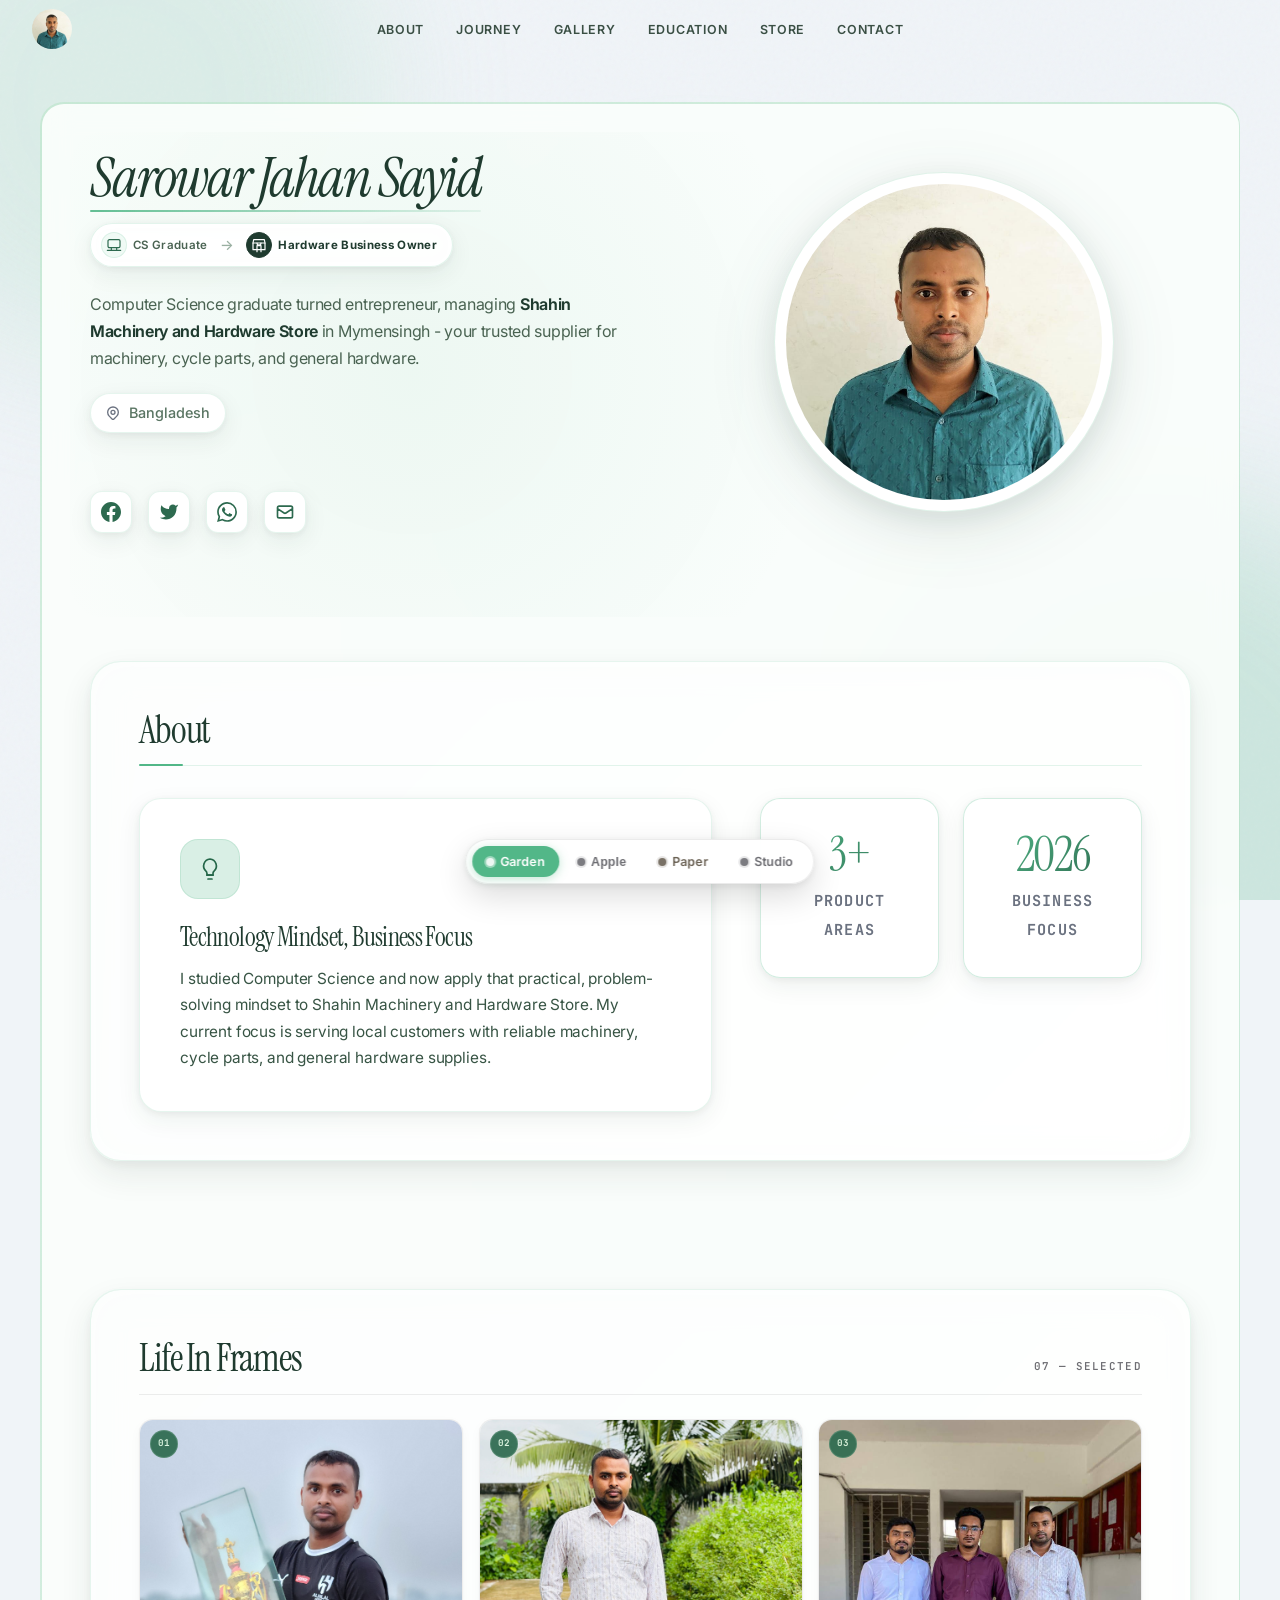
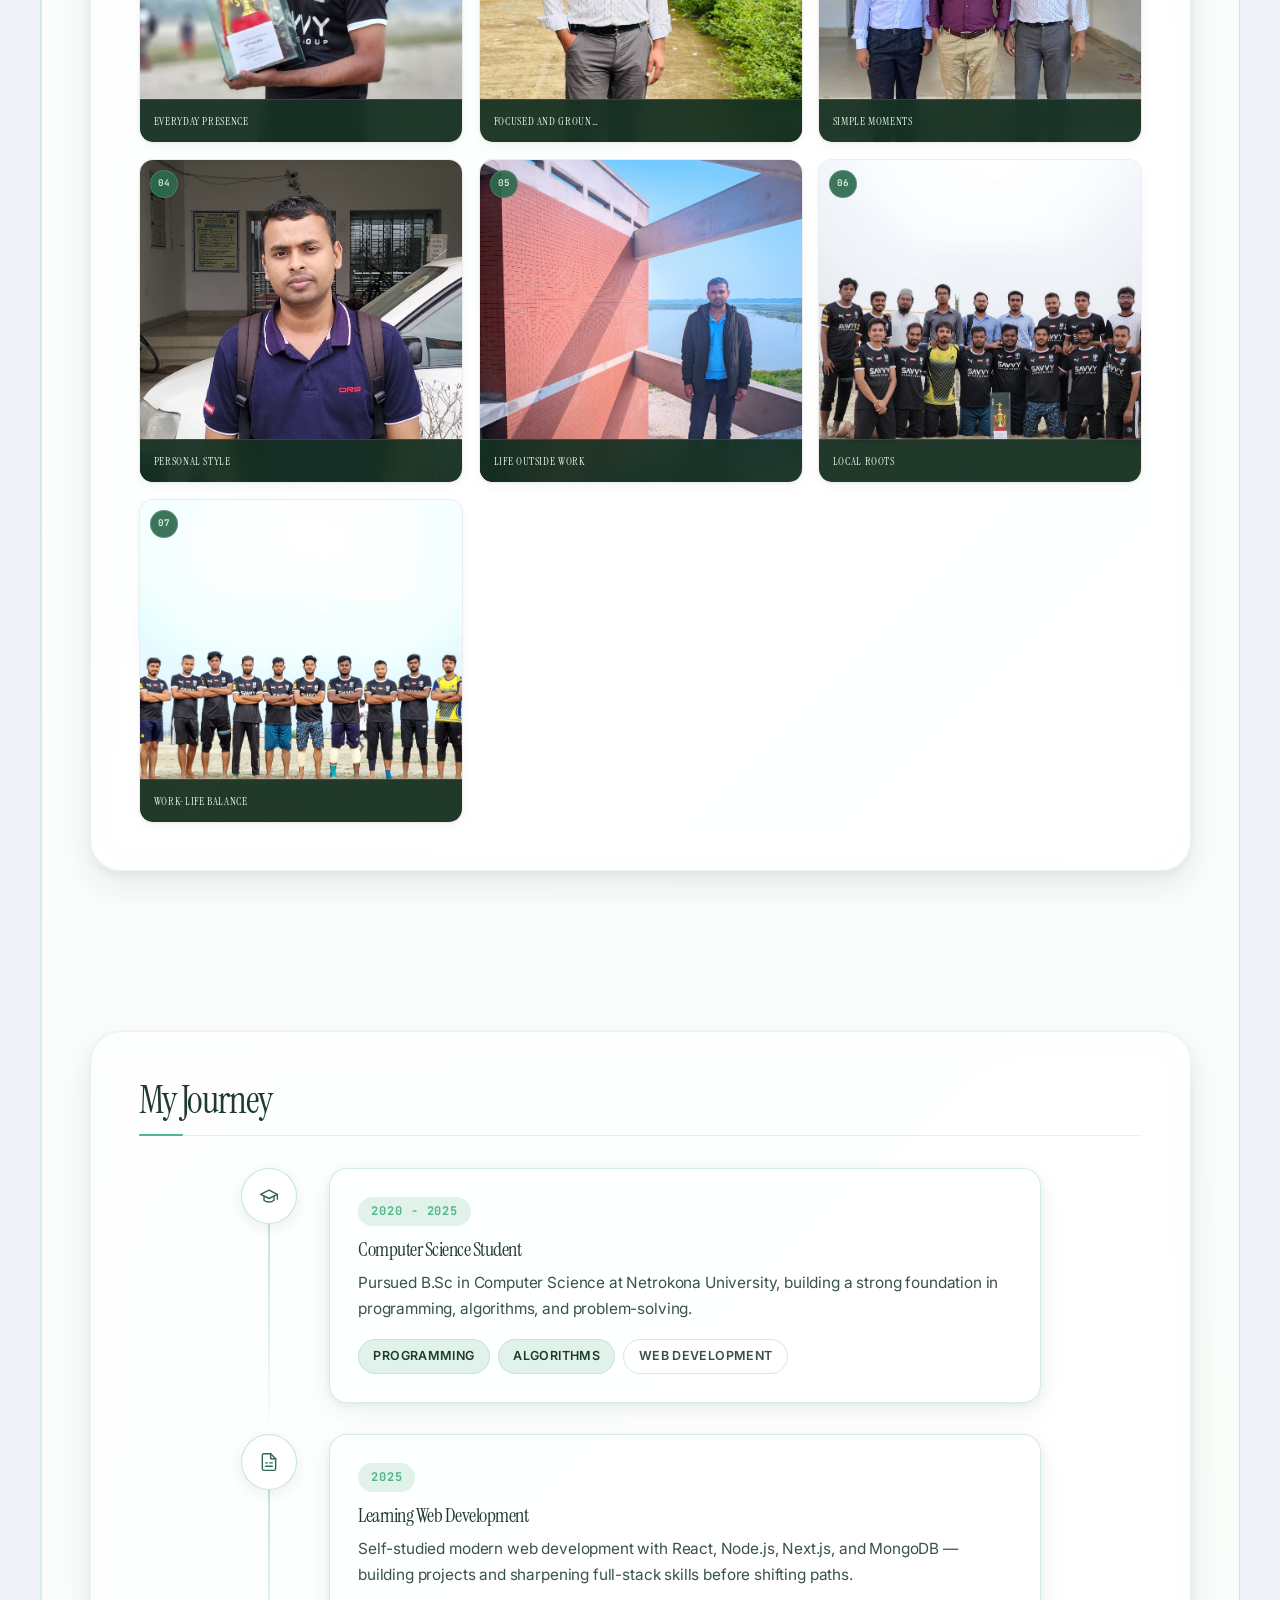
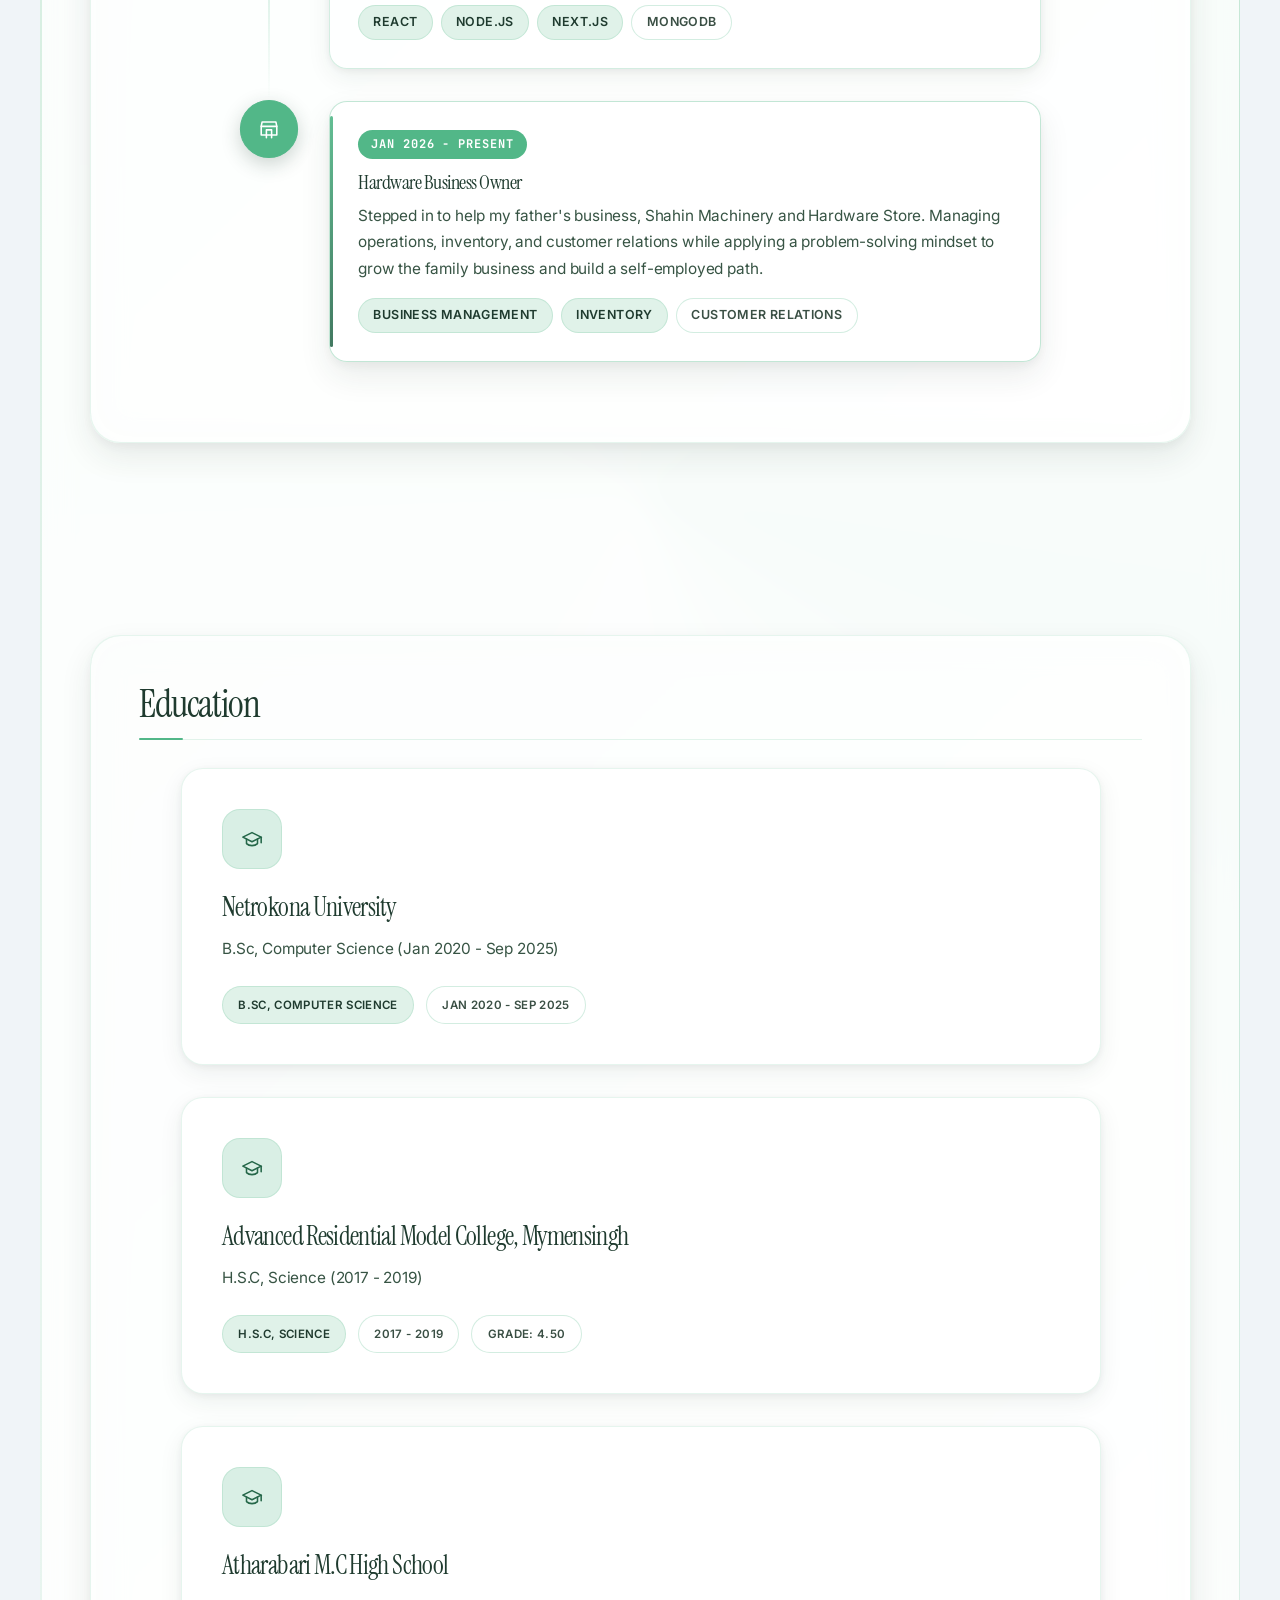
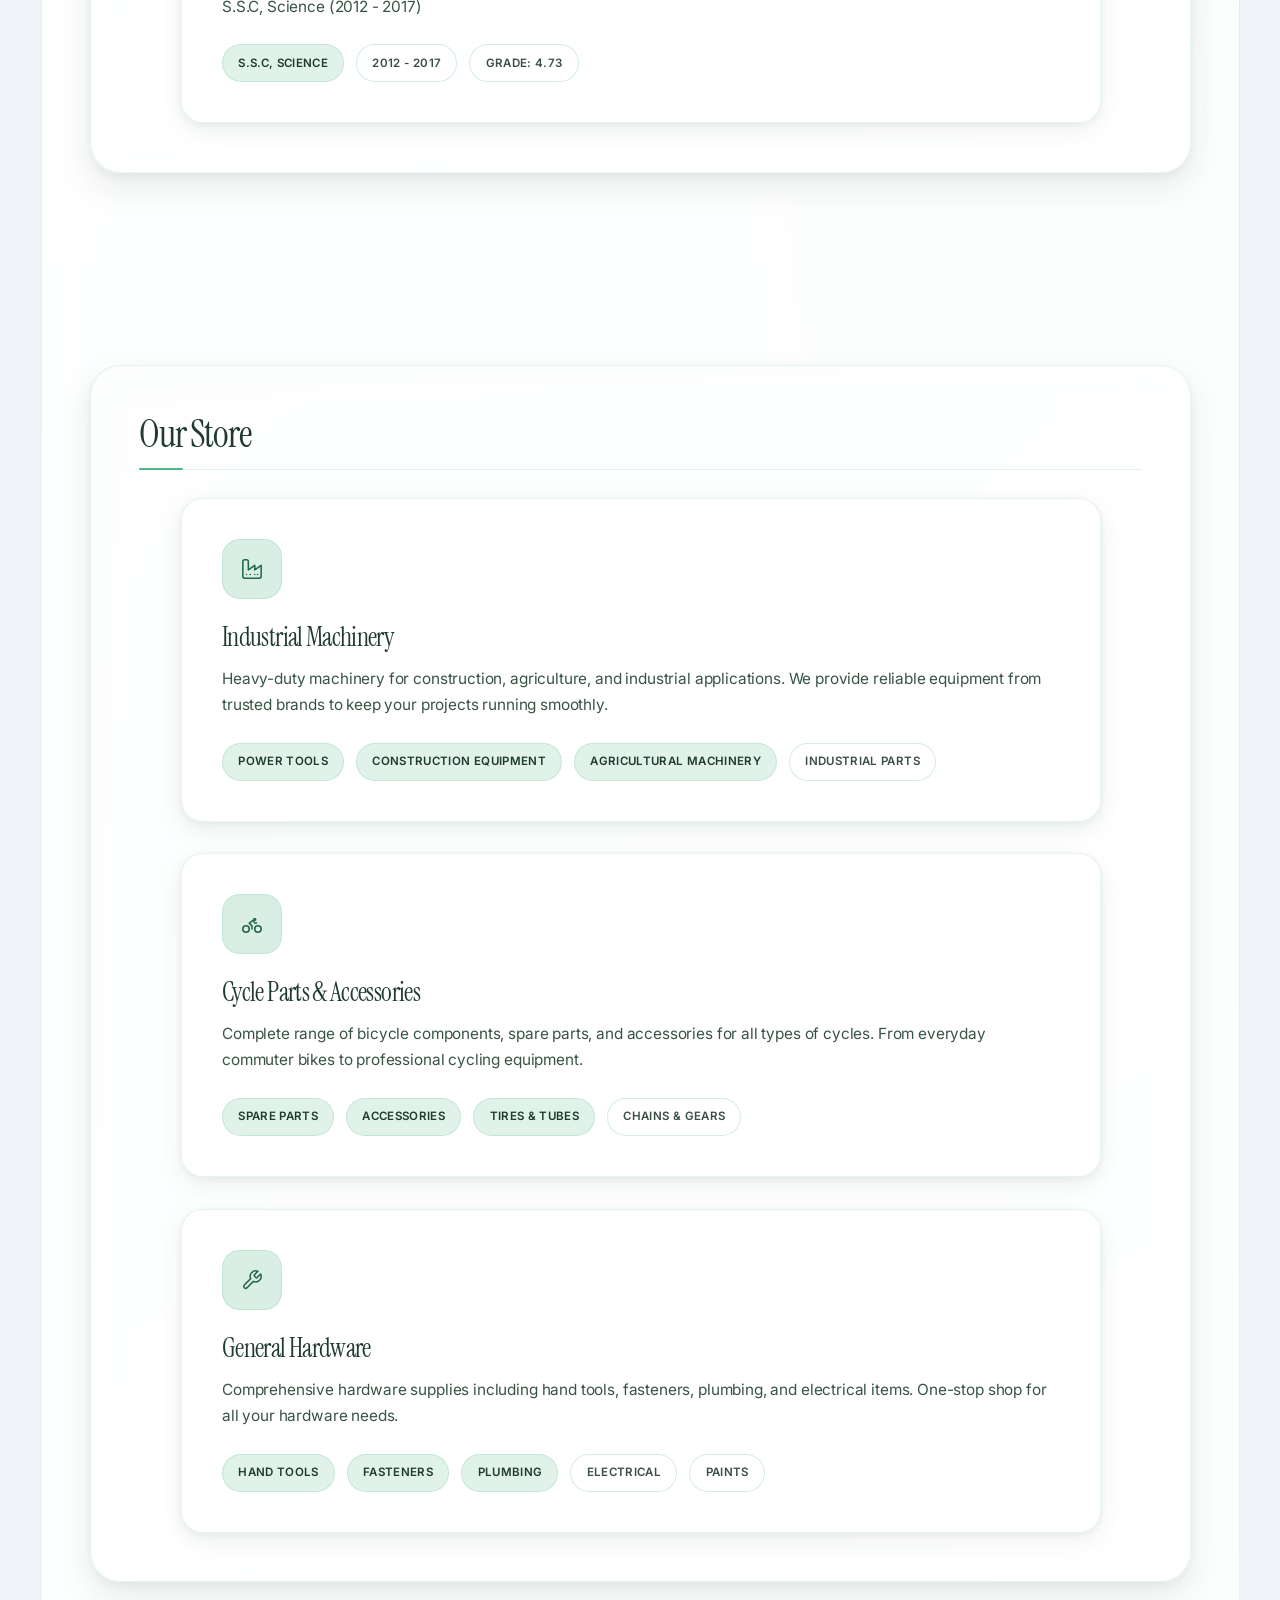
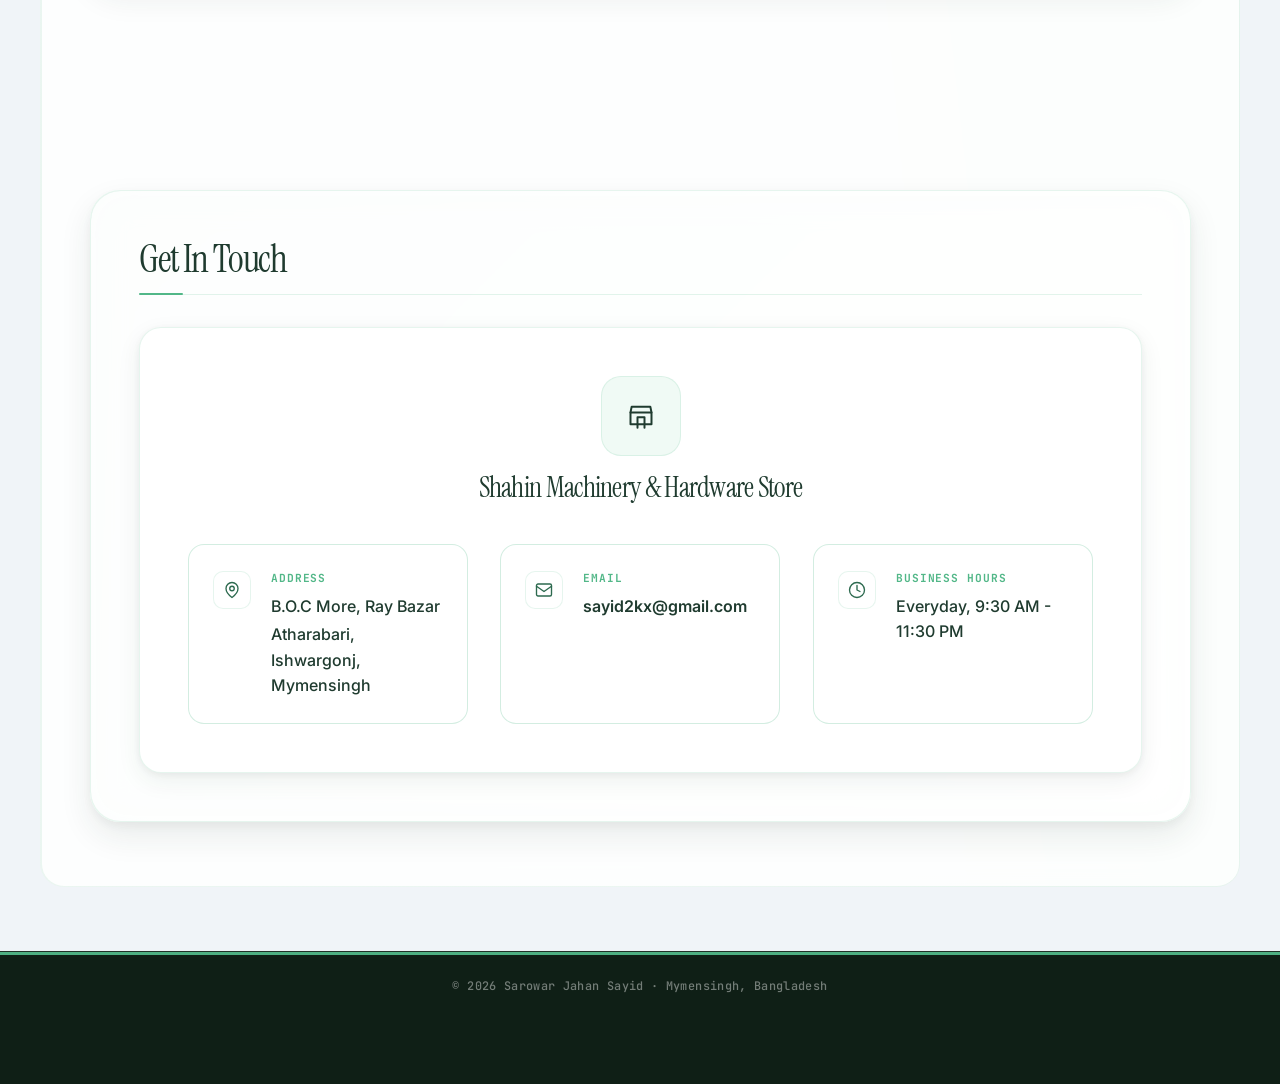
<file: index.html>
<!DOCTYPE html>
<html lang="en">
  <head>
    <meta charset="UTF-8" />
    <meta name="viewport" content="width=device-width, initial-scale=1.0" />
    <meta
      name="description"
      content="Sarowar Jahan Sayid - Computer Science graduate and entrepreneur running Shahin Machinery and Hardware Store in Mymensingh, Bangladesh. Quality machinery, cycle parts, and general hardware supplies."
    />
    <meta name="theme-color" content="#f0f4f8" />
    <meta name="color-scheme" content="light" />
    <meta
      name="keywords"
      content="Hardware Store, Machinery, Cycle Parts, Business, Entrepreneur, Mymensingh, Bangladesh, Shahin Machinery, General Hardware, Industrial Equipment"
    />
    <meta name="author" content="Sarowar Jahan Sayid" />
    <meta property="og:title" content="Sarowar Jahan Sayid - Hardware Business Owner | Shahin Machinery" />
    <meta
      property="og:description"
      content="Computer Science graduate turned entrepreneur managing Shahin Machinery and Hardware Store in Mymensingh."
    />
    <meta property="og:type" content="website" />
    <meta name="twitter:card" content="summary_large_image" />
    <meta name="twitter:title" content="Sarowar Jahan Sayid - Hardware Business Owner" />
    <meta
      name="twitter:description"
      content="Managing Shahin Machinery and Hardware Store in Mymensingh, Bangladesh"
    />
    <link rel="preload" as="image" href="assets/Sayid.jpg" />
    <link rel="icon" type="image/svg+xml" href="assets/favicon.svg" />
    <link rel="alternate icon" type="image/png" href="assets/Sayid.jpg" />
    <title>Sarowar Jahan Sayid - Hardware Business Owner | Shahin Machinery</title>
    <link rel="preconnect" href="https://fonts.googleapis.com" />
    <link rel="preconnect" href="https://fonts.gstatic.com" crossorigin />
    <link href="https://fonts.googleapis.com/css2?family=Instrument+Serif:ital@0;1&family=Inter:wght@400;500;600;700;800&family=JetBrains+Mono:wght@500;700&display=swap" rel="stylesheet" />
    <script>
      (function () {
        try {
          var stored = localStorage.getItem("portfolio-theme");
          var valid = ["garden", "cupertino", "paper", "studio"];
          var theme = valid.indexOf(stored) !== -1 ? stored : "garden";
          document.documentElement.setAttribute("data-theme", theme);
        } catch (e) {
          document.documentElement.setAttribute("data-theme", "garden");
        }
      })();
    </script>
    <link rel="stylesheet" href="style.css" />
  </head>
  <body>
    <div class="liquid-background">
      <div class="blob blob1"></div>
      <div class="blob blob2"></div>
      <div class="blob blob3"></div>
    </div>

    <nav id="navbar">
      <div class="nav-container">
        <a href="#" class="logo-link" aria-label="Back to top">
          <div class="logo">
            <img src="assets/Sayid.jpg" alt="Sarowar Jahan Sayid" width="80" height="80" decoding="async" />
          </div>
        </a>

        <ul class="nav-links" id="primary-navigation">
          <li><a href="#about">About</a></li>
          <li><a href="#journey">Journey</a></li>
          <li><a href="#gallery">Gallery</a></li>
          <li><a href="#education">Education</a></li>
          <li><a href="#store">Store</a></li>
          <li><a href="#contact">Contact</a></li>
        </ul>

        <button
          class="nav-toggle"
          type="button"
          aria-expanded="false"
          aria-controls="primary-navigation"
          aria-label="Open navigation menu"
        >
          <span></span>
          <span></span>
          <span></span>
        </button>
      </div>
    </nav>

    <main class="main-container">
      <div class="main-content">
        <section class="hero">
          <div class="hero-content">
            <h1>
              <span class="name">Sarowar Jahan Sayid</span>
            </h1>
            <div class="transition-badge" aria-label="Career transition">
              <span class="badge-item">
                <span class="badge-icon" aria-hidden="true"><svg width="16" height="16" viewBox="0 0 24 24" fill="none" stroke="currentColor" stroke-width="1.8" stroke-linecap="round" stroke-linejoin="round"><rect x="3" y="4" width="18" height="12" rx="2"/><path d="M2 20h20"/><path d="M8 16l0 4"/><path d="M16 16l0 4"/></svg></span>
                <span class="badge-text">CS Graduate</span>
              </span>
              <span class="badge-arrow" aria-hidden="true">→</span>
              <span class="badge-item current">
                <span class="badge-icon" aria-hidden="true"><svg width="16" height="16" viewBox="0 0 24 24" fill="none" stroke="currentColor" stroke-width="1.8" stroke-linecap="round" stroke-linejoin="round"><path d="M3 9l1-5h16l1 5"/><path d="M3 9h18v10H3z"/><path d="M9 22V13h6v9"/><path d="M9 9a3 3 0 0 0 6 0"/></svg></span>
                <span class="badge-text">Hardware Business Owner</span>
              </span>
            </div>
            <p class="tagline">
              Computer Science graduate turned entrepreneur, managing
              <strong>Shahin Machinery and Hardware Store</strong> in Mymensingh
              - your trusted supplier for machinery, cycle parts, and general
              hardware.
            </p>
            <p class="location">
              <svg class="location-icon" width="16" height="16" fill="none" stroke="currentColor" viewBox="0 0 24 24">
                <path stroke-linecap="round" stroke-linejoin="round" stroke-width="2" d="M17.657 16.657L13.414 20.9a1.998 1.998 0 01-2.827 0l-4.244-4.243a8 8 0 1111.314 0z"/>
                <path stroke-linecap="round" stroke-linejoin="round" stroke-width="2" d="M15 11a3 3 0 11-6 0 3 3 0 016 0z"/>
              </svg>
              <span class="location-text">Bangladesh</span>
            </p>
            <div class="social-links">
              <a href="https://facebook.com/sayid2kx" target="_blank" rel="noopener noreferrer" title="Facebook" aria-label="Facebook profile">
                <svg width="20" height="20" fill="currentColor" viewBox="0 0 24 24">
                  <path d="M24 12.073c0-6.627-5.373-12-12-12s-12 5.373-12 12c0 5.99 4.388 10.954 10.125 11.854v-8.385H7.078v-3.47h3.047V9.43c0-3.007 1.792-4.669 4.533-4.669 1.312 0 2.686.235 2.686.235v2.953H15.83c-1.491 0-1.956.925-1.956 1.874v2.25h3.328l-.532 3.47h-2.796v8.385C19.612 23.027 24 18.062 24 12.073z"/>
                </svg>
              </a>
              <a href="https://x.com/sayid2kx" target="_blank" rel="noopener noreferrer" title="X / Twitter" aria-label="X profile">
                <svg
                  width="20"
                  height="20"
                  fill="currentColor"
                  viewBox="0 0 24 24"
                >
                  <path
                    d="M23 3a10.9 10.9 0 01-3.14 1.53 4.48 4.48 0 00-7.86 3v1A10.66 10.66 0 013 4s-4 9 5 13a11.64 11.64 0 01-7 2c9 5 20 0 20-11.5a4.5 4.5 0 00-.08-.83A7.72 7.72 0 0023 3z"
                  />
                </svg>
              </a>
              <a href="https://wa.me/8801721151361" target="_blank" rel="noopener noreferrer" title="WhatsApp" aria-label="WhatsApp contact">
                <svg
                  width="20"
                  height="20"
                  fill="currentColor"
                  viewBox="0 0 24 24"
                >
                  <path
                    d="M17.472 14.382c-.297-.149-1.758-.867-2.03-.967-.273-.099-.471-.148-.67.15-.197.297-.767.966-.94 1.164-.173.199-.347.223-.644.075-.297-.15-1.255-.463-2.39-1.475-.883-.788-1.48-1.761-1.653-2.059-.173-.297-.018-.458.13-.606.134-.133.298-.347.446-.52.149-.174.198-.298.298-.497.099-.198.05-.371-.025-.52-.075-.149-.669-1.612-.916-2.207-.242-.579-.487-.5-.669-.51-.173-.008-.371-.01-.57-.01-.198 0-.52.074-.792.372-.272.297-1.04 1.016-1.04 2.479 0 1.462 1.065 2.875 1.213 3.074.149.198 2.096 3.2 5.077 4.487.709.306 1.262.489 1.694.625.712.227 1.36.195 1.871.118.571-.085 1.758-.719 2.006-1.413.248-.694.248-1.289.173-1.413-.074-.124-.272-.198-.57-.347m-5.421 7.403h-.004a9.87 9.87 0 01-5.031-1.378l-.361-.214-3.741.982.998-3.648-.235-.374a9.86 9.86 0 01-1.51-5.26c.001-5.45 4.436-9.884 9.888-9.884 2.64 0 5.122 1.03 6.988 2.898a9.825 9.825 0 012.893 6.994c-.003 5.45-4.437 9.884-9.885 9.884m8.413-18.297A11.815 11.815 0 0012.05 0C5.495 0 .16 5.335.157 11.892c0 2.096.547 4.142 1.588 5.945L.057 24l6.305-1.654a11.882 11.882 0 005.683 1.448h.005c6.554 0 11.89-5.335 11.893-11.893a11.821 11.821 0 00-3.48-8.413z"
                  />
                </svg>
              </a>
              <a href="mailto:sayid2kx@gmail.com" title="Email" aria-label="Email Sayid">
                <svg
                  width="20"
                  height="20"
                  fill="none"
                  stroke="currentColor"
                  viewBox="0 0 24 24"
                >
                  <path
                    stroke-linecap="round"
                    stroke-linejoin="round"
                    stroke-width="2"
                    d="M3 8l7.89 5.26a2 2 0 002.22 0L21 8M5 19h14a2 2 0 002-2V7a2 2 0 00-2-2H5a2 2 0 00-2 2v10a2 2 0 002 2z"
                  />
                </svg>
              </a>
            </div>
          </div>
          <div class="hero-image">
            <div class="profile-pic">
              <div class="profile-pic-inner">
                <img src="assets/Sayid.jpg" alt="Sarowar Jahan Sayid" width="951" height="960" fetchpriority="high" decoding="async" />
              </div>
            </div>
          </div>
        </section>

        <section id="about" class="framed-section">
          <div class="section-border">
            <h2>About</h2>
            <div class="about-content">
              <div class="about-grid">
                <div class="about-text">
                  <article class="about-card">
                    <div class="card-icon" aria-hidden="true"><svg width="24" height="24" viewBox="0 0 24 24" fill="none" stroke="currentColor" stroke-width="1.7" stroke-linecap="round" stroke-linejoin="round"><path d="M9 18h6"/><path d="M10 22h4"/><path d="M12 2a7 7 0 0 0-4 12.2c.3.2.6.6.7 1 .2.6.3 1.3.3 2v1h6v-1c0-.7 0-1.4.3-2 .1-.4.4-.8.7-1A7 7 0 0 0 12 2z"/></svg></div>
                    <h3>Technology Mindset, Business Focus</h3>
                    <p>
                      I studied Computer Science and now apply that practical,
                      problem-solving mindset to Shahin Machinery and Hardware
                      Store. My current focus is serving local customers with
                      reliable machinery, cycle parts, and general hardware
                      supplies.
                    </p>
                  </article>
                </div>
                <div class="about-stats" aria-label="Profile highlights">
                  <div class="stat-card">
                    <div class="stat-number">3+</div>
                    <div class="stat-label">Product Areas</div>
                  </div>
                  <div class="stat-card">
                    <div class="stat-number">2026</div>
                    <div class="stat-label">Business Focus</div>
                  </div>
                </div>
              </div>
            </div>
          </div>
        </section>

        <section id="gallery" class="framed-section gallery-section">
          <div class="section-border">
            <div class="gallery-header">
              <h2>Life In Frames</h2>
              <span class="gallery-count" aria-label="7 photos">07 — Selected</span>
            </div>

            <div class="gallery-grid" aria-label="Personal photo gallery">
              <figure class="gallery-card gallery-card-portrait" role="button" tabindex="0" aria-label="Everyday Presence">
                <img src="assets/sayid1.jpg" alt="Personal photo of Sarowar Jahan Sayid" width="1536" height="2048" loading="lazy" decoding="async" />
                <figcaption>
                  <strong>Everyday Presence</strong>
                </figcaption>
              </figure>
              <figure class="gallery-card gallery-card-portrait" role="button" tabindex="0" aria-label="Focused And Grounded">
                <img src="assets/sayid2.jpg" alt="Personal gallery photo of Sarowar Jahan Sayid" width="1536" height="2048" loading="lazy" decoding="async" />
                <figcaption>
                  <strong>Focused And Grounded</strong>
                </figcaption>
              </figure>
              <figure class="gallery-card gallery-card-portrait" role="button" tabindex="0" aria-label="Simple Moments">
                <img src="assets/sayid3.jpg" alt="Lifestyle photo of Sarowar Jahan Sayid" width="960" height="1280" loading="lazy" decoding="async" />
                <figcaption>
                  <strong>Simple Moments</strong>
                </figcaption>
              </figure>
              <figure class="gallery-card gallery-card-square" role="button" tabindex="0" aria-label="Personal Style">
                <img src="assets/sayid4.jpg" alt="Portrait photo of Sarowar Jahan Sayid" width="1582" height="1729" loading="lazy" decoding="async" />
                <figcaption>
                  <strong>Personal Style</strong>
                </figcaption>
              </figure>
              <figure class="gallery-card gallery-card-portrait" role="button" tabindex="0" aria-label="Life Outside Work">
                <img src="assets/sayid5.jpg" alt="Personal moment from Sarowar Jahan Sayid's life" width="1536" height="2048" loading="lazy" decoding="async" />
                <figcaption>
                  <strong>Life Outside Work</strong>
                </figcaption>
              </figure>
              <figure class="gallery-card gallery-card-landscape" role="button" tabindex="0" aria-label="Local Roots">
                <img src="assets/sayid6.jpg" alt="Personal landscape photo connected to Sarowar Jahan Sayid" width="2048" height="1536" loading="lazy" decoding="async" />
                <figcaption>
                  <strong>Local Roots</strong>
                </figcaption>
              </figure>
              <figure class="gallery-card gallery-card-landscape" role="button" tabindex="0" aria-label="Work-Life Balance">
                <img src="assets/sayid7.jpg" alt="Personal gallery image showing Sarowar Jahan Sayid's everyday life" width="2048" height="1536" loading="lazy" decoding="async" />
                <figcaption>
                  <strong>Work-Life Balance</strong>
                </figcaption>
              </figure>
            </div>
          </div>
        </section>

        <section id="journey" class="framed-section full-height-section">
          <div class="section-border">
            <h2>My Journey</h2>
            <div class="journey-timeline">
              <div class="journey-step">
                <div class="journey-marker">
                  <div class="journey-dot" aria-hidden="true"><svg width="20" height="20" viewBox="0 0 24 24" fill="none" stroke="currentColor" stroke-width="1.7" stroke-linecap="round" stroke-linejoin="round"><path d="M22 10v6"/><path d="M2 10l10-5 10 5-10 5z"/><path d="M6 12v5c3 3 9 3 12 0v-5"/></svg></div>
                  <div class="journey-line"></div>
                </div>
                <div class="journey-card">
                  <span class="journey-year">2020 - 2025</span>
                  <h3>Computer Science Student</h3>
                  <p>Pursued B.Sc in Computer Science at Netrokona University, building a strong foundation in programming, algorithms, and problem-solving.</p>
                  <div class="journey-tags">
                    <span class="skill-tag primary">Programming</span>
                    <span class="skill-tag primary">Algorithms</span>
                    <span class="skill-tag">Web Development</span>
                  </div>
                </div>
              </div>

              <div class="journey-step">
                <div class="journey-marker">
                  <div class="journey-dot" aria-hidden="true"><svg width="20" height="20" viewBox="0 0 24 24" fill="none" stroke="currentColor" stroke-width="1.7" stroke-linecap="round" stroke-linejoin="round"><path d="M14 2H6a2 2 0 0 0-2 2v16a2 2 0 0 0 2 2h12a2 2 0 0 0 2-2V8z"/><path d="M14 2v6h6"/><path d="M10 13H8"/><path d="M16 17H8"/><path d="M13 13h3"/></svg></div>
                  <div class="journey-line"></div>
                </div>
                <div class="journey-card">
                  <span class="journey-year">2025</span>
                  <h3>Learning Web Development</h3>
                  <p>Self-studied modern web development with React, Node.js, Next.js, and MongoDB — building projects and sharpening full-stack skills before shifting paths.</p>
                  <div class="journey-tags">
                    <span class="skill-tag primary">React</span>
                    <span class="skill-tag primary">Node.js</span>
                    <span class="skill-tag primary">Next.js</span>
                    <span class="skill-tag">MongoDB</span>
                  </div>
                </div>
              </div>

              <div class="journey-step">
                <div class="journey-marker">
                  <div class="journey-dot current" aria-hidden="true"><svg width="20" height="20" viewBox="0 0 24 24" fill="none" stroke="currentColor" stroke-width="1.8" stroke-linecap="round" stroke-linejoin="round"><path d="M3 9l1-5h16l1 5"/><path d="M3 9h18v10H3z"/><path d="M9 22V13h6v9"/></svg></div>
                </div>
                <div class="journey-card current">
                  <span class="journey-year current-year">Jan 2026 - Present</span>
                  <h3>Hardware Business Owner</h3>
                  <p>Stepped in to help my father's business, Shahin Machinery and Hardware Store. Managing operations, inventory, and customer relations while applying a problem-solving mindset to grow the family business and build a self-employed path.</p>
                  <div class="journey-tags">
                    <span class="skill-tag primary">Business Management</span>
                    <span class="skill-tag primary">Inventory</span>
                    <span class="skill-tag">Customer Relations</span>
                  </div>
                </div>
              </div>
            </div>
          </div>
        </section>

        <section id="education" class="framed-section full-height-section">
          <div class="section-border">
            <h2>Education</h2>
            <div class="skills-wrapper education-wrapper">
              <div class="skills-feature education-feature">
                <div class="feature-icon" aria-hidden="true"><svg width="22" height="22" viewBox="0 0 24 24" fill="none" stroke="currentColor" stroke-width="1.7" stroke-linecap="round" stroke-linejoin="round"><path d="M22 10v6"/><path d="M2 10l10-5 10 5-10 5z"/><path d="M6 12v5c3 3 9 3 12 0v-5"/></svg></div>
                <div class="feature-content">
                  <h3>Netrokona University</h3>
                  <p>B.Sc, Computer Science (Jan 2020 - Sep 2025)</p>
                  <div class="feature-tags">
                    <span class="skill-tag primary"
                      >B.Sc, Computer Science</span
                    >
                    <span class="skill-tag">Jan 2020 - Sep 2025</span>
                  </div>
                </div>
              </div>

              <div class="skills-feature education-feature">
                <div class="feature-icon" aria-hidden="true"><svg width="22" height="22" viewBox="0 0 24 24" fill="none" stroke="currentColor" stroke-width="1.7" stroke-linecap="round" stroke-linejoin="round"><path d="M22 10v6"/><path d="M2 10l10-5 10 5-10 5z"/><path d="M6 12v5c3 3 9 3 12 0v-5"/></svg></div>
                <div class="feature-content">
                  <h3>Advanced Residential Model College, Mymensingh</h3>
                  <p>H.S.C, Science (2017 - 2019)</p>
                  <div class="feature-tags">
                    <span class="skill-tag primary">H.S.C, Science</span>
                    <span class="skill-tag">2017 - 2019</span>
                    <span class="skill-tag">Grade: 4.50</span>
                  </div>
                </div>
              </div>

              <div class="skills-feature education-feature">
                <div class="feature-icon" aria-hidden="true"><svg width="22" height="22" viewBox="0 0 24 24" fill="none" stroke="currentColor" stroke-width="1.7" stroke-linecap="round" stroke-linejoin="round"><path d="M22 10v6"/><path d="M2 10l10-5 10 5-10 5z"/><path d="M6 12v5c3 3 9 3 12 0v-5"/></svg></div>
                <div class="feature-content">
                  <h3>Atharabari M.C High School</h3>
                  <p>S.S.C, Science (2012 - 2017)</p>
                  <div class="feature-tags">
                    <span class="skill-tag primary">S.S.C, Science</span>
                    <span class="skill-tag">2012 - 2017</span>
                    <span class="skill-tag">Grade: 4.73</span>
                  </div>
                </div>
              </div>
            </div>
          </div>
        </section>

        <section id="store" class="framed-section full-height-section">
          <div class="section-border">
            <h2>Our Store</h2>
            <div class="skills-wrapper">
              <div class="skills-feature">
                <div class="feature-icon" aria-hidden="true"><svg width="22" height="22" viewBox="0 0 24 24" fill="none" stroke="currentColor" stroke-width="1.7" stroke-linecap="round" stroke-linejoin="round"><path d="M2 20a2 2 0 0 0 2 2h16a2 2 0 0 0 2-2V8l-7 5V8l-7 5V4a2 2 0 0 0-2-2H4a2 2 0 0 0-2 2z"/><path d="M6 18h.01"/><path d="M10 18h.01"/><path d="M15 18h.01"/><path d="M18 18h.01"/></svg></div>
                <div class="feature-content">
                  <h3>Industrial Machinery</h3>
                  <p>
                    Heavy-duty machinery for construction, agriculture, and
                    industrial applications. We provide reliable equipment from
                    trusted brands to keep your projects running smoothly.
                  </p>
                  <div class="feature-tags">
                    <span class="skill-tag primary">Power Tools</span>
                    <span class="skill-tag primary">Construction Equipment</span>
                    <span class="skill-tag primary">Agricultural Machinery</span>
                    <span class="skill-tag">Industrial Parts</span>
                  </div>
                </div>
              </div>

              <div class="skills-feature">
                <div class="feature-icon" aria-hidden="true"><svg width="22" height="22" viewBox="0 0 24 24" fill="none" stroke="currentColor" stroke-width="1.7" stroke-linecap="round" stroke-linejoin="round"><circle cx="5.5" cy="17.5" r="3.5"/><circle cx="18.5" cy="17.5" r="3.5"/><path d="M15 6a1 1 0 1 0 0 2 1 1 0 0 0 0-2z"/><path d="M12 17.5V14l-3-3 4-3 2 3h2"/></svg></div>
                <div class="feature-content">
                  <h3>Cycle Parts & Accessories</h3>
                  <p>
                    Complete range of bicycle components, spare parts, and
                    accessories for all types of cycles. From everyday commuter
                    bikes to professional cycling equipment.
                  </p>
                  <div class="feature-tags">
                    <span class="skill-tag primary">Spare Parts</span>
                    <span class="skill-tag primary">Accessories</span>
                    <span class="skill-tag primary">Tires & Tubes</span>
                    <span class="skill-tag">Chains & Gears</span>
                  </div>
                </div>
              </div>

              <div class="skills-feature">
                <div class="feature-icon" aria-hidden="true"><svg width="22" height="22" viewBox="0 0 24 24" fill="none" stroke="currentColor" stroke-width="1.7" stroke-linecap="round" stroke-linejoin="round"><path d="M14.7 6.3a1 1 0 0 0 0 1.4l1.6 1.6a1 1 0 0 0 1.4 0l3.77-3.77a6 6 0 0 1-7.94 7.94l-6.91 6.91a2.12 2.12 0 0 1-3-3l6.91-6.91a6 6 0 0 1 7.94-7.94l-3.76 3.76z"/></svg></div>
                <div class="feature-content">
                  <h3>General Hardware</h3>
                  <p>
                    Comprehensive hardware supplies including hand tools,
                    fasteners, plumbing, and electrical items. One-stop shop for
                    all your hardware needs.
                  </p>
                  <div class="feature-tags">
                    <span class="skill-tag primary">Hand Tools</span>
                    <span class="skill-tag primary">Fasteners</span>
                    <span class="skill-tag primary">Plumbing</span>
                    <span class="skill-tag">Electrical</span>
                    <span class="skill-tag">Paints</span>
                  </div>
                </div>
              </div>
            </div>
          </div>
        </section>

        <section id="contact" class="framed-section full-height-section">
          <div class="section-border">
            <h2>Get In Touch</h2>
            <div class="contact-content">
              <div class="contact-card">
                <div class="contact-header">
                  <div class="contact-logo" aria-hidden="true"><svg width="28" height="28" viewBox="0 0 24 24" fill="none" stroke="currentColor" stroke-width="1.7" stroke-linecap="round" stroke-linejoin="round"><path d="M3 9l1-5h16l1 5"/><path d="M3 9h18v10H3z"/><path d="M9 22V13h6v9"/></svg></div>
                  <h3>Shahin Machinery & Hardware Store</h3>
                </div>
                <div class="contact-details">
                  <div class="contact-item">
                    <div class="contact-icon" aria-hidden="true"><svg width="18" height="18" viewBox="0 0 24 24" fill="none" stroke="currentColor" stroke-width="1.8" stroke-linecap="round" stroke-linejoin="round"><path d="M20 10c0 6-8 12-8 12s-8-6-8-12a8 8 0 0 1 16 0z"/><circle cx="12" cy="10" r="3"/></svg></div>
                    <div class="contact-info">
                      <span class="contact-label">Address</span>
                      <p>B.O.C More, Ray Bazar</p>
                      <p>Atharabari, Ishwargonj, Mymensingh</p>
                    </div>
                  </div>
                  <div class="contact-item">
                    <div class="contact-icon" aria-hidden="true"><svg width="18" height="18" viewBox="0 0 24 24" fill="none" stroke="currentColor" stroke-width="1.8" stroke-linecap="round" stroke-linejoin="round"><rect x="2" y="4" width="20" height="16" rx="2"/><path d="m2 7 10 7 10-7"/></svg></div>
                    <div class="contact-info">
                      <span class="contact-label">Email</span>
                      <p><a href="mailto:sayid2kx@gmail.com">sayid2kx@gmail.com</a></p>
                    </div>
                  </div>
                  <div class="contact-item">
                    <div class="contact-icon" aria-hidden="true"><svg width="18" height="18" viewBox="0 0 24 24" fill="none" stroke="currentColor" stroke-width="1.8" stroke-linecap="round" stroke-linejoin="round"><circle cx="12" cy="12" r="10"/><path d="M12 6v6l4 2"/></svg></div>
                    <div class="contact-info">
                      <span class="contact-label">Business Hours</span>
                      <p>Everyday, 9:30 AM - 11:30 PM</p>
                    </div>
                  </div>
                </div>
              </div>
            </div>
          </div>
        </section>
      </div>
    </main>

    <footer>
      <div class="footer-inner">
        <span class="footer-copy">© <span id="footer-year">2026</span> Sarowar Jahan Sayid · Mymensingh, Bangladesh</span>
      </div>
    </footer>

    <div class="theme-dock" role="radiogroup" aria-label="Select theme">
      <button class="theme-btn" type="button" data-theme="garden" role="radio" aria-checked="true" aria-label="Garden theme" title="Garden">
        <span class="theme-dot" aria-hidden="true"></span>
        <span class="theme-label">Garden</span>
      </button>
      <button class="theme-btn" type="button" data-theme="cupertino" role="radio" aria-checked="false" aria-label="Apple theme" title="Apple">
        <span class="theme-dot" aria-hidden="true"></span>
        <span class="theme-label">Apple</span>
      </button>
      <button class="theme-btn" type="button" data-theme="paper" role="radio" aria-checked="false" aria-label="Paper theme" title="Paper">
        <span class="theme-dot" aria-hidden="true"></span>
        <span class="theme-label">Paper</span>
      </button>
      <button class="theme-btn" type="button" data-theme="studio" role="radio" aria-checked="false" aria-label="Studio theme" title="Studio">
        <span class="theme-dot" aria-hidden="true"></span>
        <span class="theme-label">Studio</span>
      </button>
    </div>

    <button id="scroll-to-top" class="scroll-to-top" type="button" title="Back to top" aria-label="Back to top">
      <svg
        width="24"
        height="24"
        viewBox="0 0 24 24"
        fill="none"
        stroke="currentColor"
        stroke-width="2"
        stroke-linecap="round"
        stroke-linejoin="round"
      >
        <polyline points="18 15 12 9 6 15"></polyline>
      </svg>
    </button>

    <div class="gallery-lightbox" id="gallery-lightbox" aria-hidden="true">
      <button class="gallery-lightbox__backdrop" type="button" aria-label="Close image preview"></button>
      <div class="gallery-lightbox__content" role="dialog" aria-modal="true" aria-label="Gallery image preview">
        <button class="gallery-lightbox__close" type="button" aria-label="Close image preview">&times;</button>
        <img alt="" id="gallery-lightbox-image" />
      </div>
    </div>

    <script src="script.js"></script>
  </body>
</html>
</file>
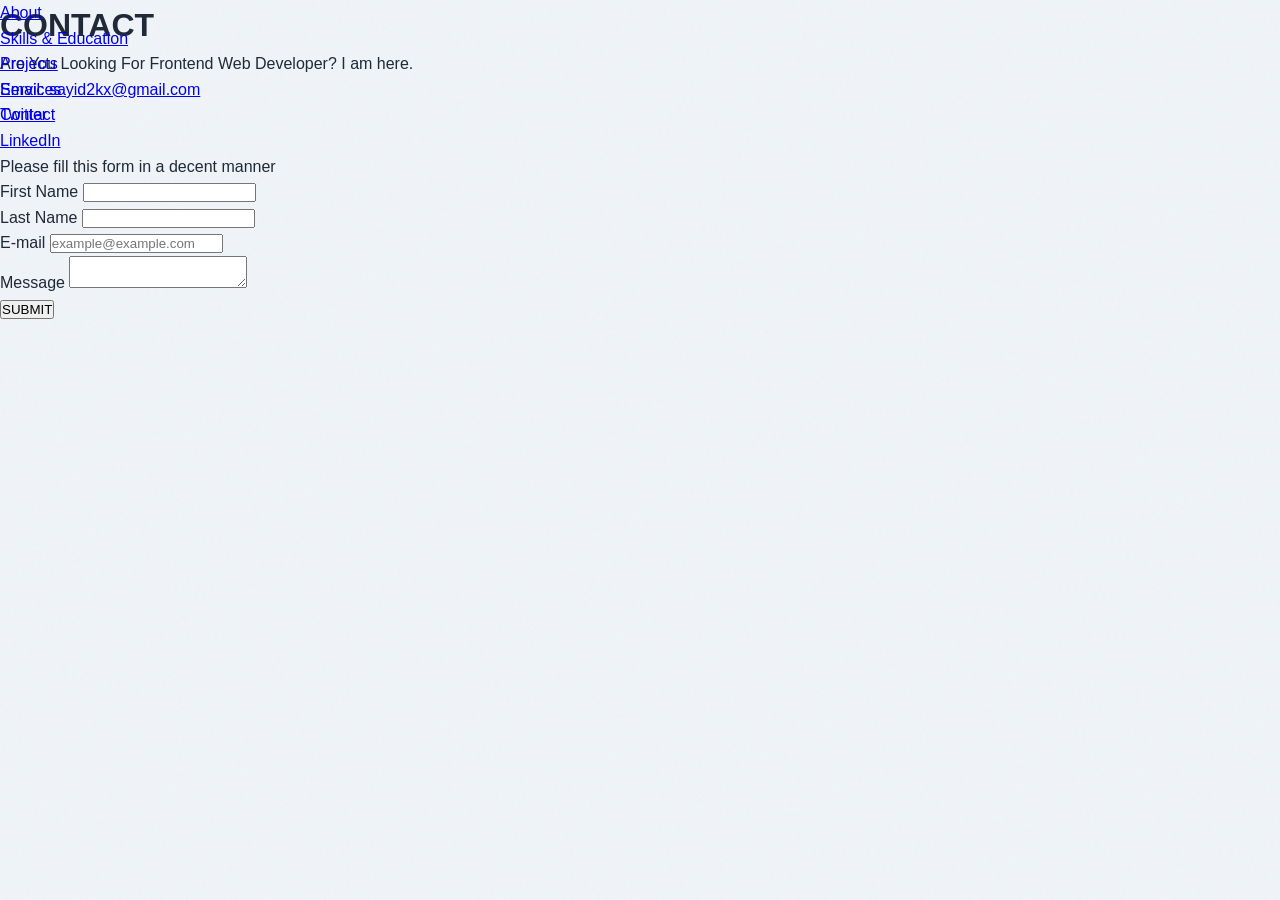
<file: contact.html>
<!DOCTYPE html>
<html lang="en">
  <head>
    <meta charset="UTF-8" />
    <meta name="viewport" content="width=device-width, initial-scale=1.0" />
    <link rel="stylesheet" href="style.css" />
    <title>Contact - Sayid Portfolio</title>
  </head>
  <body>
    <header>
      <nav>
        <ul class="nav">
          <li><a href="index.html">About</a></li>
          <li><a href="skills.html">Skills & Education</a></li>
          <li><a href="projects.html">Projects</a></li>
          <li><a href="services.html">Services</a></li>
          <li><a href="contact.html">Contact</a></li>
        </ul>
      </nav>
    </header>
    <div class="contact-section">
      <h1>CONTACT</h1>
      <p>Are You Looking For Frontend Web Developer? I am here.</p>
      <div class="contact-list">
        <div class="email-name">
          <a href="mailto:sayid2kx@gmail.com">Email: sayid2kx@gmail.com</a>
        </div>
        <div class="twitter-name">
          <a href="http://www.x.com/sayid2kx">Twitter</a>
        </div>
        <div class="linkedin-name">
          <a href="http://www.linkedin.com/in/sayid2kx">LinkedIn</a>
        </div>
      </div>
      <div class="form-container">
        <p>Please fill this form in a decent manner</p>
        <form>
          <div class="name-field">
            <div>
              <label for="first-name">First Name</label>
              <input type="text" id="first-name" name="first-name" />
            </div>
            <div>
              <label for="last-name">Last Name</label>
              <input type="text" id="last-name" name="last-name" />
            </div>
          </div>
          <div class="email-field">
            <label for="email">E-mail</label>
            <input
              type="email"
              id="email"
              name="email"
              placeholder="example@example.com"
            />
          </div>
          <div class="message-field">
            <label for="message">Message</label>
            <textarea id="message" name="message"></textarea>
          </div>
          <button type="submit">SUBMIT</button>
        </form>
      </div>
    </div>
  </body>
</html>
</file>
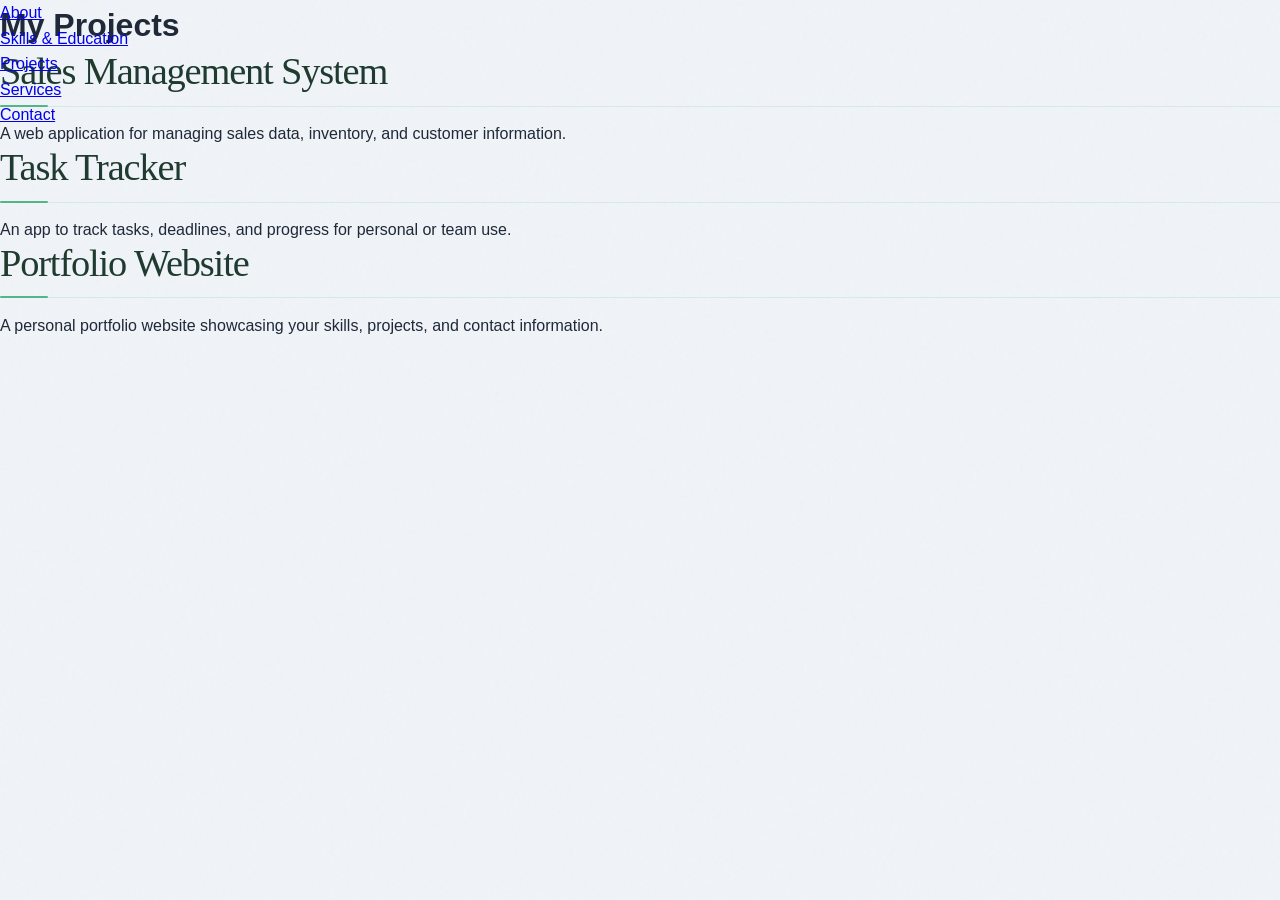
<file: projects.html>
<!DOCTYPE html>
<html lang="en">
  <head>
    <meta charset="UTF-8" />
    <meta name="viewport" content="width=device-width, initial-scale=1.0" />
    <link rel="stylesheet" href="style.css" />
    <title>Projects - Sayid Portfolio</title>
  </head>
  <body>
    <header>
      <nav>
        <ul class="nav">
          <li><a href="index.html">About</a></li>
          <li><a href="skills.html">Skills & Education</a></li>
          <li><a href="projects.html">Projects</a></li>
          <li><a href="services.html">Services</a></li>
          <li><a href="contact.html">Contact</a></li>
        </ul>
      </nav>
    </header>

    <div class="container">
      <h1>My Projects</h1>
      <div class="project">
        <h2>Sales Management System</h2>
        <p>
          A web application for managing sales data, inventory, and customer
          information.
        </p>
      </div>
      <div class="project">
        <h2>Task Tracker</h2>
        <p>
          An app to track tasks, deadlines, and progress for personal or team
          use.
        </p>
      </div>
      <div class="project">
        <h2>Portfolio Website</h2>
        <p>
          A personal portfolio website showcasing your skills, projects, and
          contact information.
        </p>
      </div>
    </div>
  </body>
</html>
</file>
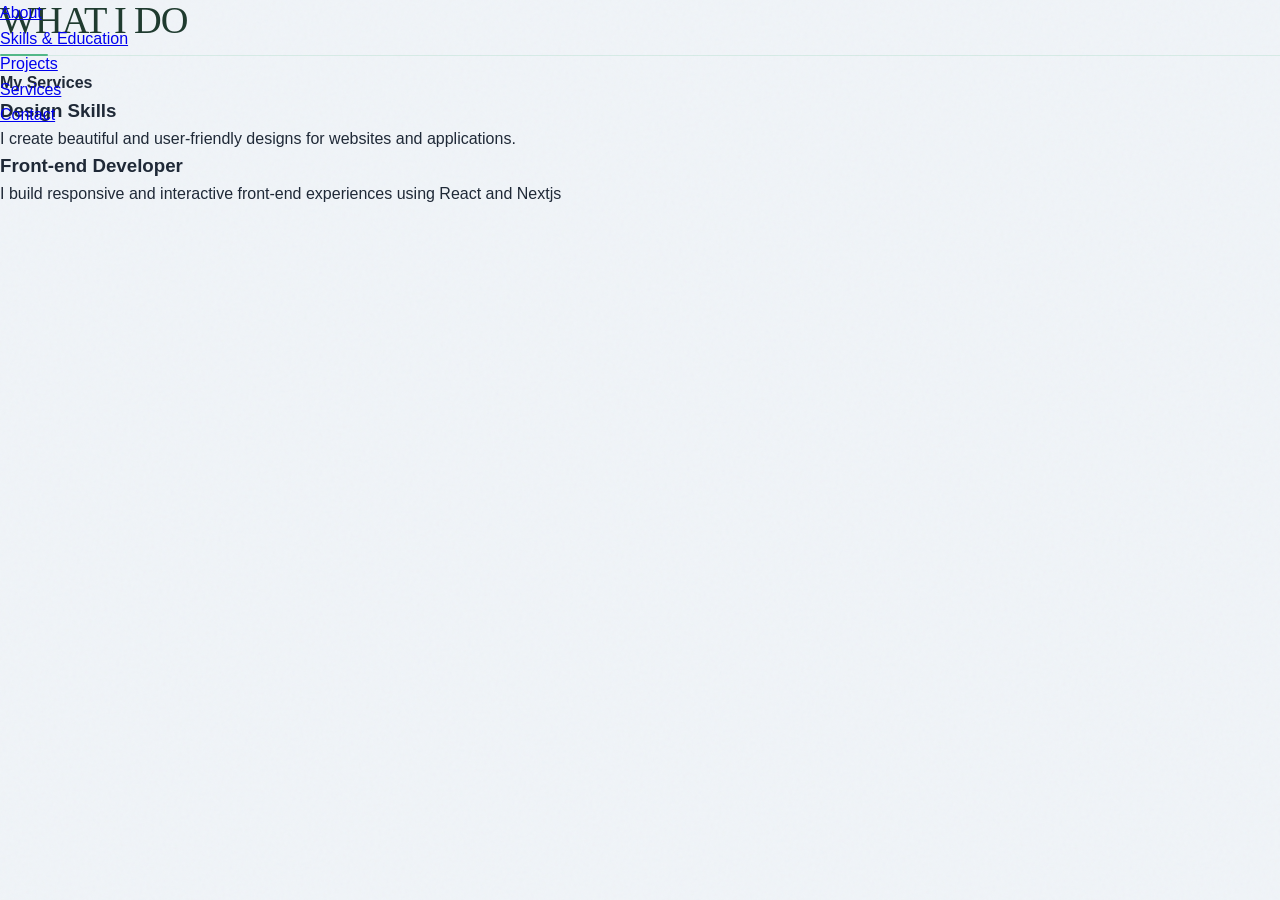
<file: services.html>
<!DOCTYPE html>
<html lang="en">
  <head>
    <meta charset="UTF-8" />
    <meta name="viewport" content="width=device-width, initial-scale=1.0" />
    <link rel="stylesheet" href="style.css" />
    <title>Services - Sayid Portfolio</title>
  </head>
  <body>
    <header>
      <nav>
        <ul class="nav">
          <li><a href="index.html">About</a></li>
          <li><a href="skills.html">Skills & Education</a></li>
          <li><a href="projects.html">Projects</a></li>
          <li><a href="services.html">Services</a></li>
          <li><a href="contact.html">Contact</a></li>
        </ul>
      </nav>
    </header>

    <div class="services-section">
      <h2 class="services-header">WHAT I DO</h2>
      <h4 class="subheading">My Services</h4>
      <div class="service-card">
        <h3 class="service-title">Design Skills</h3>
        <p class="service-description">
          I create beautiful and user-friendly designs for websites and
          applications.
        </p>
      </div>
      <div class="service-card">
        <h3 class="service-title">Front-end Developer</h3>
        <p class="service-description">
          I build responsive and interactive front-end experiences using React
          and Nextjs
        </p>
      </div>
    </div>
  </body>
</html>
</file>
<file: style.css>
* {
  margin: 0;
  padding: 0;
  box-sizing: border-box;
}

:root {
  --primary-color: #2563eb;
  --text-dark: #1f2937;
  --text-light: #6b7280;
  --container-width: 1200px;
  --safe-bottom: env(safe-area-inset-bottom, 0px);
  --safe-right: env(safe-area-inset-right, 0px);
  --bg: #f0f4f8;
  --text-strong: #1f3b2f;
  --text-muted: #375444;
  --accent: #52b788;
  --accent-strong: #2d6a4f;
  --accent-soft: rgba(82, 183, 136, 0.18);
  --card-bg: rgba(255, 255, 255, 0.8);
  --card-bg-soft: rgba(255, 255, 255, 0.6);
  --section-bg: rgba(255, 255, 255, 0.78);
  --border: rgba(82, 183, 136, 0.25);
  --border-strong: rgba(82, 183, 136, 0.35);
  --shadow: 0 20px 45px rgba(33, 74, 57, 0.15);
  --shadow-lg: 0 28px 60px rgba(33, 74, 57, 0.16);
  --radius-lg: 30px;
  --radius-card: 22px;
  --radius-pill: 999px;
  --font-display: "Inter", -apple-system, BlinkMacSystemFont, "Segoe UI", Roboto, "Helvetica Neue", Arial, sans-serif;
  --font-heading: "Instrument Serif", Georgia, serif;
  --font-mono: "JetBrains Mono", ui-monospace, SFMono-Regular, Menlo, monospace;
  --nav-bg-scrolled: rgba(255, 255, 255, 0.85);
  --blob-opacity: 0.22;
  --main-gradient: conic-gradient(from 180deg at 50% 50%, #d9f7d6, #b7efc5, #95d5b2, #74c69d, #52b788, #d9f7d6);
  --hairline: 1px solid rgba(82, 183, 136, 0.14);
  --shadow-soft: 0 8px 24px rgba(31, 59, 47, 0.07), 0 2px 8px rgba(31, 59, 47, 0.06);
  --shadow-card: 0 14px 32px rgba(31, 59, 47, 0.09), 0 4px 12px rgba(31, 59, 47, 0.05);
}

/* Garden is default — premium editorial + clean sans */
[data-theme="garden"] {
  --bg: #f0f4f8;
  --accent: #52b788;
  --accent-strong: #2d6a4f;
  --font-display: "Inter", -apple-system, BlinkMacSystemFont, "Segoe UI", Roboto, "Helvetica Neue", Arial, sans-serif;
  --font-heading: "Instrument Serif", Georgia, serif;
}

/* ── Cupertino — True Apple.com (f5f5f7, SF Pro, 18px bento, whisper shadows) ── */
[data-theme="cupertino"] {
  --bg: #f5f5f7;
  --text-dark: #1d1d1f;
  --text-light: #6e6e73;
  --text-strong: #1d1d1f;
  --text-muted: #424245;
  --accent: #0071e3;
  --accent-strong: #06c;
  --accent-soft: rgba(0, 113, 227, 0.08);
  --card-bg: #ffffff;
  --card-bg-soft: #fbfbfd;
  --section-bg: #ffffff;
  --border: rgba(0, 0, 0, 0.06);
  --border-strong: rgba(0, 0, 0, 0.10);
  --shadow: 0 4px 12px rgba(0, 0, 0, 0.04);
  --shadow-lg: 0 8px 24px rgba(0, 0, 0, 0.06);
  --radius-lg: 18px;
  --radius-card: 18px;
  --font-display: -apple-system, BlinkMacSystemFont, "SF Pro Text", "SF Pro Display", "Helvetica Neue", Helvetica, Arial, sans-serif;
  --font-heading: -apple-system, BlinkMacSystemFont, "SF Pro Display", "SF Pro Text", "Helvetica Neue", Helvetica, Arial, sans-serif;
  --nav-bg-scrolled: rgba(255, 255, 255, 0.8);
  --blob-opacity: 0;
  --main-gradient: none;
}

/* ── Paper — Warm Editorial (Notion/Stripe, cream #fdfcf8, terracotta) ── */
[data-theme="paper"] {
  --bg: #fdfcf8;
  --text-dark: #1a1a1a;
  --text-light: #6b6255;
  --text-strong: #1a1a1a;
  --text-muted: #3d3529;
  --accent: #c75a3a;
  --accent-strong: #a44a2f;
  --accent-soft: rgba(199, 90, 58, 0.08);
  --card-bg: #ffffff;
  --card-bg-soft: #fdf8f0;
  --section-bg: #ffffff;
  --border: #e8e2d4;
  --border-strong: #d9d0bb;
  --shadow: 0 4px 20px rgba(26, 26, 26, 0.06);
  --shadow-lg: 0 12px 32px rgba(26, 26, 26, 0.08);
  --radius-lg: 16px;
  --radius-card: 12px;
  --font-display: "Inter", -apple-system, BlinkMacSystemFont, sans-serif;
  --font-heading: "Instrument Serif", Georgia, serif;
  --nav-bg-scrolled: rgba(253, 252, 248, 0.9);
  --blob-opacity: 0;
  --main-gradient: linear-gradient(180deg, #e8e2d4, #f0ebe0);
}

/* ── Studio — Swiss Minimal (white + gray #f5f5f7, black accent) ── */
[data-theme="studio"] {
  --bg: #ffffff;
  --text-dark: #1d1d1f;
  --text-light: #6e6e73;
  --text-strong: #1d1d1f;
  --text-muted: #424245;
  --accent: #1d1d1f;
  --accent-strong: #000000;
  --accent-soft: rgba(29, 29, 31, 0.06);
  --card-bg: #f5f5f7;
  --card-bg-soft: #fbfbfd;
  --section-bg: #f5f5f7;
  --border: #e8e8ed;
  --border-strong: #d2d2d7;
  --shadow: 0 2px 12px rgba(0, 0, 0, 0.06);
  --shadow-lg: 0 8px 24px rgba(0, 0, 0, 0.08);
  --radius-lg: 20px;
  --radius-card: 16px;
  --font-display: "Inter", -apple-system, BlinkMacSystemFont, sans-serif;
  --font-heading: "Inter", -apple-system, BlinkMacSystemFont, sans-serif;
  --nav-bg-scrolled: rgba(255, 255, 255, 0.8);
  --blob-opacity: 0;
  --main-gradient: linear-gradient(180deg, #e8e8ed, #d2d2d7);
}

html {
  scroll-padding-top: 5rem;
  -webkit-text-size-adjust: 100%;
  scroll-behavior: smooth;
}

body {
  min-width: 320px;
  min-height: 100vh;
  min-height: 100dvh;
  font-family: var(--font-display);
  line-height: 1.6;
  color: var(--text-dark);
  background-color: var(--bg);
  overflow-x: hidden;
  transition: background-color 0.4s ease, color 0.4s ease;
  -webkit-font-smoothing: antialiased;
  -moz-osx-font-smoothing: grayscale;
  text-rendering: optimizeLegibility;
}

::selection {
  background: rgba(82, 183, 136, 0.22);
  color: #1f3b2f;
}

/* subtle film grain — premium texture */
body::before {
  content: "";
  position: fixed;
  inset: 0;
  z-index: -1;
  pointer-events: none;
  opacity: 0.032;
  background-image: url("data:image/svg+xml,%3Csvg viewBox='0 0 256 256' xmlns='http://www.w3.org/2000/svg'%3E%3Cfilter id='noiseFilter'%3E%3CfeTurbulence type='fractalNoise' baseFrequency='0.9' numOctaves='4' stitchTiles='stitch'/%3E%3C/filter%3E%3Crect width='100%25' height='100%25' filter='url(%23noiseFilter)'/%3E%3C/svg%3E");
}

/* ── Reveal (scroll) ── */
.reveal {
  opacity: 0;
  transform: translateY(18px);
  transition: opacity 0.7s cubic-bezier(0.16, 1, 0.3, 1), transform 0.7s cubic-bezier(0.16, 1, 0.3, 1);
  will-change: opacity, transform;
}
.reveal.in {
  opacity: 1;
  transform: none;
}
@media (prefers-reduced-motion: reduce) {
  .reveal { opacity: 1; transform: none; transition: none; }
}
.reveal-delay-1 { transition-delay: 0.06s; }
.reveal-delay-2 { transition-delay: 0.12s; }
.reveal-delay-3 { transition-delay: 0.18s; }

@keyframes move {
  from {
    transform: translate(0, 0) rotate(0deg);
  }
  to {
    transform: translate(150px, 80px) rotate(120deg);
  }
}

@keyframes fadeInUp {
  from {
    opacity: 0;
    transform: translateY(30px);
    -webkit-backface-visibility: hidden;
    backface-visibility: hidden;
  }
  to {
    opacity: 1;
    transform: translateY(0);
    -webkit-backface-visibility: visible;
    backface-visibility: visible;
  }
}

@keyframes fadeInScale {
  from {
    opacity: 0;
    transform: scale(0.8);
    -webkit-backface-visibility: hidden;
    backface-visibility: hidden;
  }
  to {
    opacity: 1;
    transform: scale(1);
    -webkit-backface-visibility: visible;
    backface-visibility: visible;
  }
}

@keyframes float {
  0%,
  100% {
    transform: translateY(0);
  }
  50% {
    transform: translateY(-10px);
  }
}

.liquid-background {
  position: fixed;
  top: 0;
  left: 0;
  width: 100%;
  height: 100%;
  z-index: -1;
  overflow: hidden;
}

.blob {
  position: absolute;
  border-radius: 50%;
  filter: blur(70px);
  opacity: var(--blob-opacity);
  transition: background 0.4s ease;
  will-change: transform;
  -webkit-transform: translateZ(0);
  transform: translateZ(0);
}

.blob.blob1 {
  width: 520px;
  height: 520px;
  background: #95d5b2;
  top: -160px;
  left: -140px;
  animation: move 26s infinite alternate;
}

.blob.blob2 {
  width: 620px;
  height: 620px;
  background: #52b788;
  bottom: -220px;
  right: -180px;
  animation: move 32s infinite alternate-reverse;
}

.blob.blob3 {
  width: 420px;
  height: 420px;
  background: #d8f3dc;
  top: 48%;
  left: 54%;
  transform: translate(-50%, -50%);
  animation: move 22s infinite alternate;
}

nav {
  background: transparent;
  position: fixed;
  width: 100%;
  top: 0;
  z-index: 1000;
  padding: 0;
  transition: all 0.5s cubic-bezier(0.4, 0, 0.2, 1);
}

nav.scrolled {
  background: transparent;
  padding: 0;
}

nav.scrolled .nav-container {
  background: rgba(255, 255, 255, 0.9);
  -webkit-backdrop-filter: blur(18px) saturate(160%);
  backdrop-filter: blur(18px) saturate(160%);
  box-shadow: 0 8px 28px rgba(31, 59, 47, 0.08), 0 1px 4px rgba(31, 59, 47, 0.06);
  border-radius: 999px;
  padding: 0.6rem 1.4rem 0.6rem 1.1rem;
  max-width: 760px;
  width: auto;
  border: var(--hairline);
  margin: 0 auto;
}

nav.scrolled .logo {
  width: 36px;
  height: 36px;
  left: 1.5rem;
}

nav.scrolled .nav-links {
  gap: 1.5rem;
}

nav.scrolled .nav-links a {
  font-size: 0.9rem;
}

nav .nav-container {
  max-width: 100%;
  width: 100%;
  margin: 0 auto;
  padding: 1rem 2rem;
  display: flex;
  justify-content: center;
  align-items: center;
  position: relative;
  background: transparent;
  border-radius: 0;
  transition: all 0.5s cubic-bezier(0.4, 0, 0.2, 1);
}

nav .logo {
  width: 40px;
  height: 40px;
  border-radius: 50%;
  overflow: hidden;
  position: absolute;
  top: 50%;
  left: 2rem;
  transform: translateY(-50%);
  transition: all 0.5s cubic-bezier(0.4, 0, 0.2, 1);
}

nav .logo img {
  width: 100%;
  height: 100%;
  object-fit: cover;
}

nav .nav-links {
  display: flex;
  gap: 2rem;
  list-style: none;
  transition: gap 0.5s cubic-bezier(0.4, 0, 0.2, 1);
}

nav .nav-links a {
  color: #3a4f44;
  text-decoration: none;
  transition: color 0.25s ease;
  font-family: var(--font-mono);
  font-size: 0.78rem;
  font-weight: 600;
  letter-spacing: 0.06em;
  text-transform: uppercase;
  position: relative;
}

nav .nav-links a::after {
  content: "";
  position: absolute;
  bottom: -4px;
  left: 0;
  width: 0;
  height: 1.5px;
  background: #2d6a4f;
  transition: width 0.3s cubic-bezier(0.16, 1, 0.3, 1);
  border-radius: 1px;
}

nav .nav-links a:hover {
  color: #1f3b2f;
}

nav .nav-links a:hover::after {
  width: 100%;
}

.main-container {
  max-width: 1200px;
  margin: 8rem auto 4rem;
  padding: 1.5px;
  position: relative;
  border-radius: 24px;
  z-index: 1;
}

.main-container::before {
  content: "";
  position: absolute;
  inset: 0;
  border-radius: 24px;
  background: conic-gradient(
    from 180deg at 50% 50%,
    #e8f8ec,
    #d7f0de,
    #bfe9cc,
    #a8dfbb,
    #95d5b2,
    #e8f8ec
  );
  z-index: -1;
  opacity: 0.55;
}

.main-content {
  padding: 3rem;
  border-radius: 22px;
  background: rgba(255, 255, 255, 0.88);
  -webkit-backdrop-filter: blur(14px);
  backdrop-filter: blur(14px);
}

.hero {
  display: grid;
  grid-template-columns: 1fr 1fr;
  gap: 4rem;
  align-items: center;
  padding-bottom: 4rem;
  position: relative;
}

.hero::before {
  content: "";
  position: absolute;
  top: -20px;
  left: -20px;
  right: -20px;
  bottom: -20px;
  background: radial-gradient(
    circle at 30% 50%,
    rgba(82, 183, 136, 0.08),
    transparent 50%
  );
  border-radius: 30px;
  z-index: -1;
  pointer-events: none;
}

.hero .hero-content h1 {
  font-size: clamp(2rem, 4.2vw, 3.4rem);
  margin-bottom: 1.1rem;
  color: var(--text-dark);
  font-family: var(--font-heading);
  font-weight: 400;
  letter-spacing: -0.03em;
  line-height: 0.95;
  animation: fadeInUp 0.75s cubic-bezier(0.16, 1, 0.3, 1);
  word-break: break-word;
}

.hero .hero-content h1 .name {
  color: #1f3b2f;
  font-family: var(--font-heading);
  font-weight: 400;
  font-style: italic;
  letter-spacing: -0.04em;
  line-height: 0.95;
  /* subtle hairline underline rather than gradient-clip for premium readability */
  text-decoration: none;
  position: relative;
  display: inline-block;
}

.hero .hero-content h1 .name::after {
  content: "";
  position: absolute;
  left: 0;
  right: 0;
  bottom: -0.12em;
  height: 2px;
  background: linear-gradient(90deg, #52b788 0%, rgba(82,183,136,0.12) 100%);
  border-radius: 1px;
  opacity: 0.9;
}

.hero .hero-content .tagline {
  font-size: clamp(0.98rem, 1.35vw, 1.12rem);
  color: #4a6352;
  margin-bottom: 1.35rem;
  line-height: 1.7;
  animation: fadeInUp 0.75s cubic-bezier(0.16, 1, 0.3, 1) 0.12s both;
  font-weight: 400;
  letter-spacing: -0.015em;
  max-width: 62ch;
}

.hero .hero-content .tagline strong {
  font-weight: 600;
  color: #1f3b2f;
  letter-spacing: -0.02em;
}

.hero .hero-content .location {
  color: #5a7563;
  margin-bottom: 1.6rem;
  font-size: 0.9rem;
  animation: fadeInUp 0.75s cubic-bezier(0.16, 1, 0.3, 1) 0.18s both;
  font-weight: 500;
  display: inline-flex;
  align-items: center;
  gap: 0.5rem;
  padding: 0.45rem 0.9rem;
  background: #ffffff;
  border-radius: 999px;
  border: var(--hairline);
  box-shadow: var(--shadow-soft);
  transition: all 0.3s ease;
}

.hero .hero-content .location .location-icon {
  color: var(--text-light);
  flex-shrink: 0;
  transition: color 0.3s ease;
}

.hero .hero-content .location .location-text {
  font-weight: 500;
  white-space: nowrap;
}

.hero .hero-content .location:hover {
  background: rgba(82, 183, 136, 0.15);
  border-color: rgba(82, 183, 136, 0.3);
}

.hero .hero-content .location:hover .location-icon {
  color: #52b788;
}

.transition-badge {
  display: inline-flex;
  align-items: center;
  gap: 0.75rem;
  margin-bottom: 1.5rem;
  padding: 0.5rem 0.9rem 0.5rem 0.6rem;
  background: rgba(255, 255, 255, 0.92);
  -webkit-backdrop-filter: blur(10px);
  backdrop-filter: blur(10px);
  border-radius: 999px;
  border: 1px solid rgba(82, 183, 136, 0.16);
  box-shadow: var(--shadow-soft);
  animation: fadeInUp 0.75s cubic-bezier(0.16, 1, 0.3, 1) 0.08s both;
}

.badge-item {
  display: inline-flex;
  align-items: center;
  gap: 0.4rem;
}

.badge-icon {
  width: 26px;
  height: 26px;
  border-radius: 999px;
  background: #f0faf5;
  border: 1px solid rgba(82,183,136,0.14);
  display: grid;
  place-items: center;
  color: #2d6a4f;
  flex-shrink: 0;
}
.badge-item.current .badge-icon {
  background: #1f3b2f;
  color: #fff;
  border-color: #1f3b2f;
}

.badge-text {
  font-family: var(--font-mono);
  font-size: 0.74rem;
  font-weight: 600;
  color: #4a6352;
  white-space: nowrap;
  letter-spacing: 0.02em;
}

.badge-item.current .badge-text {
  color: #1f3b2f;
  background: none;
  -webkit-text-fill-color: #1f3b2f;
  font-weight: 700;
}

.badge-arrow {
  color: #9ab0a2;
  font-size: 0.9rem;
  font-weight: 500;
}

.hero .social-links {
  display: flex;
  gap: 1rem;
  margin-top: 2rem;
  animation: fadeInUp 0.8s ease-out 0.4s both;
}

.hero .social-links a {
  width: 42px;
  height: 42px;
  background: #ffffff;
  border-radius: 12px;
  display: flex;
  align-items: center;
  justify-content: center;
  color: #2d6a4f;
  transition: transform 0.3s cubic-bezier(0.16, 1, 0.3, 1), box-shadow 0.3s ease, border-color 0.3s ease, background 0.3s ease, color 0.3s ease;
  text-decoration: none;
  border: var(--hairline);
  box-shadow: var(--shadow-soft);
  position: relative;
  overflow: hidden;
}

.hero .social-links a::before {
  content: "";
  position: absolute;
  inset: 0;
  background: #1f3b2f;
  opacity: 0;
  transition: opacity 0.3s ease;
}

.hero .social-links a:hover {
  background: #1f3b2f;
  color: #fff;
  transform: translateY(-3px);
  box-shadow: var(--shadow-card);
  border-color: #1f3b2f;
}

.hero .social-links a:hover::before {
  opacity: 1;
}

.hero .social-links a:hover svg {
  transform: translateY(-1px);
}

.hero .social-links a svg {
  position: relative;
  z-index: 1;
  transition: transform 0.3s cubic-bezier(0.16, 1, 0.3, 1);
}

.hero .hero-image {
  display: flex;
  justify-content: center;
}

.hero .profile-pic {
  width: 300px;
  height: 300px;
  border-radius: 50%;
  padding: 7px;
  position: relative;
  overflow: hidden;
  animation: fadeInScale 0.9s cubic-bezier(0.16, 1, 0.3, 1) 0.18s both;
  filter: drop-shadow(0 16px 32px rgba(31, 59, 47, 0.12));
  background: #ffffff;
  border: 1px solid rgba(82, 183, 136, 0.18);
  box-shadow: 0 8px 24px rgba(31, 59, 47, 0.08), inset 0 0 0 1px rgba(255,255,255,0.9);
}

.hero .profile-pic .profile-pic-inner {
  width: 100%;
  height: 100%;
  border-radius: 50%;
  background: #ffffff;
  display: flex;
  align-items: center;
  justify-content: center;
  position: relative;
  z-index: 1;
  overflow: hidden;
  padding: 4px;
}

.hero .profile-pic .profile-pic-inner img {
  width: 100%;
  height: 100%;
  object-fit: cover;
  border-radius: 50%;
}

section {
  padding: 4rem 0;
}

section:first-child {
  padding-top: 0;
}

section:last-child {
  padding-bottom: 0;
}

.full-height-section {
  min-height: calc(100vh - 8rem);
  display: flex;
  flex-direction: column;
  justify-content: center;
  padding: 6rem 0;
}

.framed-section {
  position: relative;
}

.framed-section h2 {
  margin-bottom: 1.75rem;
}

.framed-section .section-border {
  position: relative;
  padding: 3rem;
  border-radius: 30px;
  background: rgba(255, 255, 255, 0.92);
  border: var(--hairline);
  box-shadow: var(--shadow-card);
  overflow: hidden;
  z-index: 0;
}

.framed-section .section-border::before {
  content: "";
  position: absolute;
  inset: -1px;
  border-radius: inherit;
  background: linear-gradient(
    135deg,
    rgba(82, 183, 136, 0.18),
    rgba(217, 247, 214, 0.12)
  );
  z-index: -2;
  opacity: 0.7;
}

.framed-section .section-border::after {
  content: "";
  position: absolute;
  inset: 0;
  border-radius: inherit;
  background: rgba(255, 255, 255, 0.88);
  -webkit-backdrop-filter: blur(16px);
  backdrop-filter: blur(16px);
  z-index: -1;
}

h2 {
  font-family: var(--font-heading);
  font-size: clamp(1.75rem, 3vw, 2.45rem);
  font-weight: 400;
  letter-spacing: -0.03em;
  line-height: 1.05;
  margin-bottom: 0.9rem;
  color: #1f3b2f;
  position: relative;
  display: block;
  padding-bottom: 0.9rem;
  border-bottom: 1px solid rgba(82, 183, 136, 0.16);
}

h2::after {
  content: "";
  position: absolute;
  bottom: -1px;
  left: 0;
  width: 48px;
  height: 2px;
  background: #52b788;
  border-radius: 1px;
}

.about-content {
  line-height: 1.9;
  color: var(--text-light);
  position: relative;
  margin-top: 2rem;
}

.about-grid {
  display: grid;
  grid-template-columns: 1.5fr 1fr;
  gap: 3rem;
  align-items: start;
}

.about-text {
  display: flex;
  flex-direction: column;
  gap: 1.5rem;
}

.about-card {
  position: relative;
  padding: 2.5rem;
  border-radius: 22px;
  background: #ffffff;
  border: var(--hairline);
  box-shadow: var(--shadow-soft);
  overflow: hidden;
  transition: transform 0.3s cubic-bezier(0.16, 1, 0.3, 1), box-shadow 0.3s ease, border-color 0.3s ease;
}

.about-card::after {
  content: "";
  position: absolute;
  inset: 0;
  border-radius: inherit;
  background: radial-gradient(600px circle at var(--mx, 50%) var(--my, 50%), rgba(82,183,136,0.08), transparent 40%);
  opacity: 0;
  transition: opacity 0.35s ease;
  pointer-events: none;
}

.about-card:hover {
  transform: translateY(-2px);
  box-shadow: var(--shadow-card);
  border-color: rgba(82,183,136,0.22);
}
.about-card:hover::after {
  opacity: 1;
}

.about-card .card-icon {
  width: 60px;
  height: 60px;
  border-radius: 18px;
  background: rgba(82, 183, 136, 0.22);
  display: grid;
  place-items: center;
  margin-bottom: 1.5rem;
  color: #256749;
  border: 1px solid rgba(82, 183, 136, 0.18);
}
.about-card .card-icon svg,
.skills-feature .feature-icon svg,
.journey-dot svg,
.contact-icon svg,
.contact-logo svg,
.badge-icon svg {
  display: block;
  flex-shrink: 0;
}

.about-card h3 {
  font-family: var(--font-heading);
  font-size: clamp(1.25rem, 2vw, 1.65rem);
  margin-bottom: 0.75rem;
  color: #1f3b2f;
  font-weight: 400;
  letter-spacing: -0.025em;
  line-height: 1.2;
}

.about-card p {
  font-size: 1.05rem;
  line-height: 1.8;
  color: #375444;
}

.about-stats {
  display: grid;
  grid-template-columns: 1fr 1fr;
  gap: 1.5rem;
}

.stat-card {
  padding: 2rem 1.5rem;
  background: #ffffff;
  border-radius: 20px;
  border: var(--hairline);
  text-align: center;
  transition: transform 0.3s cubic-bezier(0.16, 1, 0.3, 1), box-shadow 0.3s ease, border-color 0.3s ease;
  box-shadow: var(--shadow-soft);
}

.stat-card:hover {
  transform: translateY(-4px);
  box-shadow: var(--shadow-card);
  border-color: rgba(82,183,136,0.22);
}

.stat-card .stat-number {
  font-size: 3rem;
  font-weight: 700;
  background: linear-gradient(135deg, #52b788, #2d6a4f);
  -webkit-background-clip: text;
  -webkit-text-fill-color: transparent;
  background-clip: text;
  margin-bottom: 0.5rem;
  line-height: 1;
}

.stat-card .stat-label {
  font-size: 0.95rem;
  color: var(--text-light);
  font-weight: 500;
  text-transform: uppercase;
  letter-spacing: 0.5px;
}

.skills-wrapper {
  display: grid;
  grid-template-columns: minmax(0, 1fr);
  gap: 2rem;
  align-items: stretch;
  max-width: 920px;
  margin: 0 auto;
}

.skills-feature {
  position: relative;
  padding: 2.5rem;
  border-radius: 22px;
  background: #ffffff;
  border: var(--hairline);
  box-shadow: var(--shadow-soft);
  overflow: hidden;
  transition: transform 0.3s cubic-bezier(0.16, 1, 0.3, 1), box-shadow 0.3s ease, border-color 0.3s ease;
}

.skills-feature::after {
  content: "";
  position: absolute;
  inset: 0;
  border-radius: inherit;
  background: radial-gradient(600px circle at var(--mx, 50%) var(--my, 50%), rgba(82,183,136,0.08), transparent 40%);
  opacity: 0;
  transition: opacity 0.35s ease;
  pointer-events: none;
}

.skills-feature:hover {
  transform: translateY(-2px);
  box-shadow: var(--shadow-card);
  border-color: rgba(82,183,136,0.22);
}
.skills-feature:hover::after {
  opacity: 1;
}

.skills-feature .feature-icon {
  width: 60px;
  height: 60px;
  border-radius: 18px;
  background: rgba(82, 183, 136, 0.22);
  display: grid;
  place-items: center;
  margin-bottom: 1.5rem;
  color: #256749;
  border: 1px solid rgba(82, 183, 136, 0.18);
}

.skills-feature .feature-content h3 {
  font-family: var(--font-heading);
  font-size: clamp(1.25rem, 2vw, 1.6rem);
  margin-bottom: 0.75rem;
  color: #1f3b2f;
  font-weight: 400;
  letter-spacing: -0.025em;
  line-height: 1.2;
}

.skills-feature .feature-content p {
  color: #375444;
  line-height: 1.8;
  margin-bottom: 1.5rem;
}

.skills-feature .feature-tags {
  display: flex;
  flex-wrap: wrap;
  gap: 0.75rem;
}

.skill-tag {
  background: #ffffff;
  border: 1px solid rgba(31,59,47,0.08);
  color: #3a4f44;
  padding: 0.55rem 0.95rem;
  border-radius: 999px;
  text-align: center;
  font-family: var(--font-mono);
  font-size: 0.72rem;
  font-weight: 600;
  letter-spacing: 0.03em;
  text-transform: uppercase;
  transition: transform 0.25s ease, box-shadow 0.25s ease, border-color 0.25s ease, background 0.25s ease;
}

.skill-tag.primary {
  background: #1f3b2f;
  border-color: #1f3b2f;
  color: #fff;
}

.skill-tag:hover {
  background: #ffffff;
  transform: translateY(-2px);
  box-shadow: var(--shadow-soft);
  border-color: rgba(31,59,47,0.14);
}
.skill-tag.primary:hover {
  background: #163023;
  border-color: #163023;
  color: #fff;
}

.gallery-section .section-border {
  overflow: hidden;
}

.gallery-header {
  display: flex;
  align-items: flex-end;
  justify-content: space-between;
  gap: 1rem;
  margin-bottom: 1.5rem;
  padding-bottom: 1rem;
  border-bottom: 1px solid rgba(0,0,0,0.07);
}
.gallery-header h2 {
  margin-bottom: 0 !important;
  padding-bottom: 0 !important;
  border-bottom: none !important;
}
.gallery-header h2::after { display: none !important; }
.gallery-count {
  font-family: "JetBrains Mono", monospace;
  font-size: 0.68rem;
  font-weight: 600;
  letter-spacing: 0.12em;
  text-transform: uppercase;
  color: #6e6e73;
  white-space: nowrap;
  flex-shrink: 0;
  padding-bottom: 0.2rem;
}
@media (max-width: 640px) {
  .gallery-header { flex-direction: column; align-items: flex-start; gap: 0.35rem; }
}

/* ── Gallery — Studio premium (unified for all themes) ── */
.gallery-grid {
  display: grid;
  grid-template-columns: repeat(3, 1fr);
  gap: 1rem;
  counter-reset: gallery;
}

.gallery-card {
  position: relative;
  grid-column: auto;
  aspect-ratio: 1;
  min-height: 0;
  border-radius: 14px;
  overflow: hidden;
  background: #ffffff;
  border: 1px solid rgba(0,0,0,0.07);
  box-shadow: 0 1px 3px rgba(0,0,0,0.04), 0 4px 12px rgba(0,0,0,0.03);
  isolation: isolate;
  cursor: zoom-in;
  transition: transform 0.55s cubic-bezier(0.16,1,0.3,1), box-shadow 0.35s ease, border-color 0.35s ease;
  counter-increment: gallery;
}

.gallery-card:focus-visible {
  outline: 2px solid var(--accent);
  outline-offset: 3px;
}

.gallery-card-portrait,
.gallery-card-square,
.gallery-card-landscape {
  grid-column: auto;
  aspect-ratio: 1;
  min-height: 0;
}

.gallery-card img {
  position: relative;
  z-index: 0;
  width: 100%;
  height: 100%;
  padding: 0;
  object-fit: cover;
  object-position: center;
  transform: scale(1);
  transition: transform 0.7s cubic-bezier(0.16,1,0.3,1), filter 0.4s ease;
}

.gallery-card::before,
.gallery-card::after { display: none; }

/* index badge — subtle Swiss detail */
.gallery-card::after {
  content: counter(gallery, decimal-leading-zero);
  display: grid;
  place-items: center;
  position: absolute;
  top: 10px;
  left: 10px;
  z-index: 2;
  width: 26px;
  height: 26px;
  border-radius: 999px;
  background: rgba(17,17,17,0.88);
  color: #fff;
  font-family: "JetBrains Mono", monospace;
  font-size: 0.58rem;
  font-weight: 700;
  letter-spacing: 0.04em;
  line-height: 1;
  border: 1px solid rgba(255,255,255,0.14);
  opacity: 0.92;
  pointer-events: none;
}

.gallery-card figcaption {
  position: absolute;
  left: 0;
  right: 0;
  bottom: 0;
  z-index: 1;
  display: flex;
  align-items: center;
  justify-content: space-between;
  gap: 0.6rem;
  padding: 0.6rem 0.85rem;
  background: rgba(17,17,17,0.92);
  -webkit-backdrop-filter: blur(10px) saturate(140%);
  backdrop-filter: blur(10px) saturate(140%);
  border-top: 1px solid rgba(255,255,255,0.08);
  color: #fff;
}

.gallery-card figcaption strong {
  max-width: 22ch;
  font-family: "JetBrains Mono", monospace;
  font-size: 0.68rem;
  font-weight: 600;
  letter-spacing: 0.06em;
  text-transform: uppercase;
  line-height: 1.2;
  color: #fff;
  text-shadow: none;
  white-space: nowrap;
  overflow: hidden;
  text-overflow: ellipsis;
}
.gallery-card figcaption::after {
  content: "↗";
  flex-shrink: 0;
  display: grid;
  place-items: center;
  width: 22px;
  height: 22px;
  border-radius: 999px;
  background: #fff;
  color: #111;
  font-size: 0.78rem;
  line-height: 1;
  transform: translateY(0) scale(0.9);
  opacity: 0.0;
  transition: opacity 0.3s ease, transform 0.3s cubic-bezier(0.16,1,0.3,1);
}
.gallery-card:hover figcaption::after {
  opacity: 1;
  transform: scale(1);
}

.gallery-card:hover {
  transform: translateY(-4px);
  box-shadow: 0 12px 32px rgba(0,0,0,0.10), 0 2px 8px rgba(0,0,0,0.06);
  border-color: rgba(0,0,0,0.10);
}
.gallery-card:hover img {
  transform: scale(1.05);
  filter: saturate(1.04) brightness(1.02);
}

.gallery-lightbox {
  position: fixed;
  inset: 0;
  z-index: 3000;
  display: grid;
  place-items: center;
  padding: clamp(1rem, 3vw, 2rem);
  opacity: 0;
  visibility: hidden;
  pointer-events: none;
  transition: opacity 0.25s ease, visibility 0.25s ease;
}

.gallery-lightbox.open {
  opacity: 1;
  visibility: visible;
  pointer-events: auto;
}

/* ── Lightbox — Swiss premium ── */
.gallery-lightbox__backdrop {
  position: absolute;
  inset: 0;
  border: 0;
  background: rgba(10, 10, 12, 0.88);
  -webkit-backdrop-filter: blur(16px) saturate(140%);
  backdrop-filter: blur(16px) saturate(140%);
  cursor: zoom-out;
}

.gallery-lightbox__content {
  position: relative;
  z-index: 1;
  display: grid;
  place-items: center;
  max-width: min(1120px, 94vw);
  max-height: 90svh;
  transform: scale(0.98);
  opacity: 0;
  transition: transform 0.35s cubic-bezier(0.16,1,0.3,1), opacity 0.3s ease;
}
.gallery-lightbox.open .gallery-lightbox__content {
  transform: scale(1);
  opacity: 1;
}

.gallery-lightbox__content img {
  display: block;
  max-width: 100%;
  max-height: 90svh;
  object-fit: contain;
  border-radius: 14px;
  background: #fff;
  border: 1px solid rgba(255,255,255,0.10);
  box-shadow: 0 24px 64px rgba(0,0,0,0.45), 0 2px 12px rgba(0,0,0,0.25);
}

.gallery-lightbox__close {
  position: absolute;
  top: -0.9rem;
  right: -0.9rem;
  z-index: 2;
  display: grid;
  place-items: center;
  width: 36px;
  height: 36px;
  border: 1px solid rgba(255,255,255,0.16);
  border-radius: 999px;
  background: rgba(17,17,17,0.92);
  color: #fff;
  font-family: "JetBrains Mono", monospace;
  font-size: 1rem;
  line-height: 1;
  cursor: pointer;
  box-shadow: 0 8px 24px rgba(0,0,0,0.32);
  backdrop-filter: blur(8px);
  -webkit-backdrop-filter: blur(8px);
  transition: background 0.2s ease, transform 0.2s ease;
}
.gallery-lightbox__close:hover { background: #111; transform: scale(1.05); }

.gallery-lightbox__close:focus-visible {
  outline: 3px solid rgba(82, 183, 136, 0.9);
  outline-offset: 3px;
}

body.lightbox-open {
  overflow: hidden;
}

.journey-timeline {
  display: flex;
  flex-direction: column;
  gap: 0;
  max-width: 800px;
  margin: 2rem auto 0;
  position: relative;
}

.journey-step {
  display: flex;
  gap: 2rem;
  position: relative;
}

.journey-marker {
  display: flex;
  flex-direction: column;
  align-items: center;
  flex-shrink: 0;
  width: 56px;
}

.journey-dot {
  width: 56px;
  height: 56px;
  border-radius: 50%;
  background: rgba(255, 255, 255, 0.92);
  border: 1px solid rgba(82, 183, 136, 0.22);
  display: grid;
  place-items: center;
  flex-shrink: 0;
  position: relative;
  z-index: 2;
  transition: all 0.3s ease;
  box-shadow: 0 4px 14px rgba(31, 59, 47, 0.08);
  color: #2d6a4f;
}

.journey-dot.current {
  background: #1f3b2f;
  border-color: #1f3b2f;
  color: #fff;
  box-shadow: 0 6px 18px rgba(31, 59, 47, 0.22);
  transform: scale(1.04);
}

.journey-line {
  width: 2px;
  flex: 1;
  background: linear-gradient(to bottom, rgba(82, 183, 136, 0.4), rgba(82, 183, 136, 0.15));
  min-height: 40px;
}

.journey-step:last-child .journey-line {
  display: none;
}

.journey-card {
  flex: 1;
  background: #ffffff;
  border: var(--hairline);
  border-radius: 18px;
  padding: 1.75rem;
  margin-bottom: 2rem;
  transition: transform 0.3s cubic-bezier(0.16, 1, 0.3, 1), box-shadow 0.3s ease, border-color 0.3s ease;
  box-shadow: var(--shadow-soft);
}

.journey-card:hover {
  transform: translateY(-2px);
  box-shadow: var(--shadow-card);
  border-color: rgba(82, 183, 136, 0.22);
}

.journey-card.current {
  background: #ffffff;
  border: 1px solid rgba(82,183,136,0.28);
  box-shadow: var(--shadow-card);
  position: relative;
}
.journey-card.current::before {
  content: "";
  position: absolute;
  left: 0;
  top: 14px;
  bottom: 14px;
  width: 3px;
  border-radius: 999px;
  background: linear-gradient(180deg, #52b788, #2d6a4f);
  opacity: 0.9;
}

.journey-year {
  display: inline-block;
  font-size: 0.75rem;
  font-weight: 700;
  text-transform: uppercase;
  letter-spacing: 0.08em;
  color: #52b788;
  background: rgba(82, 183, 136, 0.12);
  padding: 0.3rem 0.8rem;
  border-radius: 20px;
  margin-bottom: 0.75rem;
}

.journey-year.current-year {
  background: linear-gradient(135deg, #52b788, #34a853);
  color: white;
}

.journey-card h3 {
  font-family: var(--font-heading);
  font-size: 1.22rem;
  color: #1f3b2f;
  margin-bottom: 0.45rem;
  font-weight: 400;
  letter-spacing: -0.02em;
  line-height: 1.25;
}

.journey-card p {
  color: #375444;
  font-size: 0.95rem;
  line-height: 1.7;
  margin-bottom: 1rem;
}

.journey-tags {
  display: flex;
  flex-wrap: wrap;
  gap: 0.5rem;
}

.journey-tags .skill-tag {
  padding: 0.4rem 0.9rem;
  font-size: 0.78rem;
}

.contact-content {
  margin-top: 2rem;
}

.contact-card {
  background: #ffffff;
  border: var(--hairline);
  border-radius: 22px;
  padding: 3rem;
  box-shadow: var(--shadow-soft);
}

.contact-header {
  text-align: center;
  margin-bottom: 2.5rem;
}

.contact-logo {
  width: 80px;
  height: 80px;
  border-radius: 20px;
  background: #f0faf5;
  display: grid;
  place-items: center;
  margin: 0 auto 1rem;
  color: #1f3b2f;
  border: var(--hairline);
}

.contact-header h3 {
  font-family: var(--font-heading);
  font-size: clamp(1.35rem, 2.2vw, 1.9rem);
  color: #1f3b2f;
  font-weight: 400;
  letter-spacing: -0.03em;
  line-height: 1.15;
}

.contact-details {
  display: grid;
  grid-template-columns: repeat(auto-fit, minmax(250px, 1fr));
  gap: 2rem;
}

.contact-item {
  display: flex;
  align-items: flex-start;
  gap: 1.25rem;
  padding: 1.5rem;
  background: #f8fdf9;
  border-radius: 16px;
  border: var(--hairline);
  transition: transform 0.3s cubic-bezier(0.16, 1, 0.3, 1), box-shadow 0.3s ease, border-color 0.3s ease;
}

.contact-item:hover {
  transform: translateY(-2px);
  box-shadow: var(--shadow-soft);
  border-color: rgba(82,183,136,0.22);
}

.contact-icon {
  width: 38px;
  height: 38px;
  border-radius: 10px;
  background: #ffffff;
  border: var(--hairline);
  display: grid;
  place-items: center;
  flex-shrink: 0;
  margin-top: 0.1rem;
  color: #2d6a4f;
}

.contact-info {
  display: flex;
  flex-direction: column;
  gap: 0.2rem;
}

.contact-label {
  font-size: 0.7rem;
  font-weight: 700;
  text-transform: uppercase;
  letter-spacing: 0.08em;
  color: #52b788;
  margin-bottom: 0.2rem;
}

.contact-info p {
  color: #1f3b2f;
  font-size: 1rem;
  font-weight: 500;
  line-height: 1.6;
  margin: 0;
}

.contact-info a {
  color: #1f3b2f;
  text-decoration: none;
  font-weight: 600;
  transition: color 0.3s ease;
}

.contact-info a:hover {
  color: #52b788;
}

footer {
  position: relative;
  background: #0f1f16;
  color: rgba(255,255,255,0.82);
  border-top: 1px solid rgba(255,255,255,0.08);
  margin-top: 4rem;
  padding: 0;
  font-size: 0.88rem;
  overflow: hidden;
}
footer::before {
  content: "";
  position: absolute;
  top: 0;
  left: 0;
  right: 0;
  height: 3px;
  background: var(--accent);
  opacity: 0.95;
}
.footer-inner {
  max-width: 1200px;
  margin: 0 auto;
  padding: 1.6rem 1.5rem calc(1.8rem + 60px);
  display: flex;
  align-items: center;
  justify-content: center;
  text-align: center;
}
.footer-copy {
  color: rgba(255,255,255,0.78);
  font-family: var(--font-mono);
  font-size: 0.74rem;
  font-weight: 500;
  letter-spacing: 0.03em;
  line-height: 1.5;
}

.scroll-to-top {
  position: fixed;
  bottom: 2rem;
  right: 2rem;
  width: 46px;
  height: 46px;
  background: #1f3b2f;
  border: 1px solid rgba(255,255,255,0.08);
  border-radius: 50%;
  color: #fff;
  cursor: pointer;
  display: flex;
  align-items: center;
  justify-content: center;
  box-shadow: 0 8px 24px rgba(15, 31, 22, 0.22), 0 2px 8px rgba(15,31,22,0.16);
  transition: transform 0.3s cubic-bezier(0.16, 1, 0.3, 1), box-shadow 0.3s ease, background 0.3s ease;
  z-index: 999;
  opacity: 0;
  visibility: hidden;
  transform: translateY(16px);
}

.scroll-to-top.visible {
  opacity: 1;
  visibility: visible;
  transform: translateY(0);
}

.scroll-to-top:hover {
  transform: translateY(-3px);
  background: #163023;
  box-shadow: 0 12px 28px rgba(15, 31, 22, 0.28);
}

.scroll-to-top:hover svg {
  transform: translateY(-3px);
}

.scroll-to-top:active {
  transform: translateY(-3px) scale(1.05);
}

.scroll-to-top svg {
  transition: transform 0.3s ease;
}

img,
svg {
  display: block;
}

img {
  max-width: 100%;
  height: auto;
}

p,
h1,
h2,
h3,
li,
a,
span {
  overflow-wrap: break-word;
}

a,
button {
  -webkit-tap-highlight-color: rgba(82, 183, 136, 0.2);
}

a:focus-visible,
button:focus-visible {
  outline: 3px solid rgba(82, 183, 136, 0.65);
  outline-offset: 4px;
}

.logo-link {
  display: inline-flex;
  align-items: center;
  justify-content: center;
}

.nav-toggle {
  display: none;
  width: 44px;
  height: 44px;
  border: 1px solid rgba(82, 183, 136, 0.35);
  border-radius: 999px;
  background: rgba(255, 255, 255, 0.78);
  color: var(--text-dark);
  cursor: pointer;
  flex-direction: column;
  align-items: center;
  justify-content: center;
  gap: 5px;
  -webkit-backdrop-filter: blur(12px);
  backdrop-filter: blur(12px);
  box-shadow: 0 8px 24px rgba(33, 74, 57, 0.12);
}

.nav-toggle span {
  width: 18px;
  height: 2px;
  border-radius: 999px;
  background: currentColor;
  transition: transform 0.25s ease, opacity 0.25s ease;
}

.nav-toggle.active span:nth-child(1) {
  transform: translateY(7px) rotate(45deg);
}

.nav-toggle.active span:nth-child(2) {
  opacity: 0;
}

.nav-toggle.active span:nth-child(3) {
  transform: translateY(-7px) rotate(-45deg);
}

.main-container {
  width: min(calc(100% - 2rem), var(--container-width));
  margin: clamp(5.5rem, 8vw, 8rem) auto 4rem;
}

.main-content {
  padding: clamp(1.25rem, 4vw, 3rem);
}

.hero {
  grid-template-columns: minmax(0, 1.05fr) minmax(260px, 0.95fr);
  gap: clamp(2rem, 5vw, 4rem);
}

.hero .hero-content .tagline {
  max-width: 62ch;
}

.hero .social-links a,
.contact-info a,
nav .nav-links a,
.scroll-to-top,
.nav-toggle {
  touch-action: manipulation;
}

.hero .profile-pic {
  width: clamp(220px, 28vw, 340px);
  height: clamp(220px, 28vw, 340px);
}

.transition-badge {
  max-width: 100%;
}

.framed-section .section-border,
.about-card,
.skills-feature,
.contact-card,
.journey-card,
.contact-item,
.stat-card {
  overflow-wrap: anywhere;
}

.full-height-section {
  min-height: min(760px, calc(100vh - 8rem));
  min-height: min(760px, calc(100svh - 8rem));
}

.scroll-to-top {
  bottom: calc(2rem + var(--safe-bottom));
  right: calc(2rem + var(--safe-right));
}

@supports (overflow: clip) {
  body {
    overflow-x: clip;
  }
}

@supports not ((backdrop-filter: blur(1px)) or (-webkit-backdrop-filter: blur(1px))) {
  .main-content,
  .framed-section .section-border::after,
  nav.scrolled .nav-container,
  .transition-badge,
  .hero .social-links a,
  footer,
  .nav-toggle {
    background: rgba(255, 255, 255, 0.94);
  }
}

@media (min-width: 1400px) {
  .main-container {
    max-width: 1320px;
  }

  .hero {
    gap: 6rem;
  }

  .hero .hero-content h1 {
    font-size: clamp(2.4rem, 4vw, 3.4rem);
  }

  .hero .profile-pic {
    width: 340px;
    height: 340px;
  }

  .framed-section .section-border {
    padding: 4rem;
  }

  h2 {
    font-size: 3rem;
  }

  .about-grid {
    gap: 4rem;
  }

  .about-card {
    padding: 3rem;
  }
}

@media (max-width: 1024px) {
  nav.scrolled .nav-container {
    max-width: calc(100% - 4rem);
  }

  .gallery-card,
  .gallery-card-portrait,
  .gallery-card-square,
  .gallery-card-landscape {
    grid-column: span 6;
    min-height: 300px;
  }
}

@media (max-width: 900px) {
  html {
    scroll-padding-top: 5.75rem;
  }

  nav .nav-container,
  nav.scrolled .nav-container {
    width: calc(100% - 1.5rem);
    max-width: calc(100% - 1.5rem);
    justify-content: space-between;
    padding: 0.65rem 0.75rem;
    border-radius: 999px;
    background: rgba(255, 255, 255, 0.88);
    -webkit-backdrop-filter: blur(18px);
    backdrop-filter: blur(18px);
    border: 1px solid rgba(255, 255, 255, 0.36);
    box-shadow: 0 12px 32px rgba(33, 74, 57, 0.13);
    margin-top: 0.75rem;
  }

  nav .logo,
  nav.scrolled .logo {
    position: static;
    width: 36px;
    height: 36px;
    transform: none;
  }

  .nav-toggle {
    display: inline-flex;
    position: relative;
    z-index: 1002;
  }

  nav .nav-links,
  nav.scrolled .nav-links {
    position: absolute;
    top: calc(100% + 0.75rem);
    left: 0;
    right: 0;
    display: flex;
    flex-direction: column;
    gap: 0.35rem;
    width: 100%;
    padding: 0.75rem;
    border-radius: 24px;
    background: rgba(255, 255, 255, 0.94);
    -webkit-backdrop-filter: blur(20px);
    backdrop-filter: blur(20px);
    border: 1px solid rgba(82, 183, 136, 0.25);
    box-shadow: 0 18px 45px rgba(33, 74, 57, 0.2);
    opacity: 0;
    visibility: hidden;
    pointer-events: none;
    transform: translateY(-10px) scale(0.98);
    transition: opacity 0.25s ease, visibility 0.25s ease, transform 0.25s ease;
  }

  nav .nav-links.open {
    opacity: 1;
    visibility: visible;
    pointer-events: auto;
    transform: translateY(0) scale(1);
  }

  nav .nav-links li {
    width: 100%;
  }

  nav .nav-links a,
  nav.scrolled .nav-links a {
    display: block;
    width: 100%;
    min-height: 44px;
    padding: 0.75rem 1rem;
    border-radius: 16px;
    font-size: 0.95rem;
  }

  nav .nav-links a:hover,
  nav .nav-links a:focus-visible {
    background: rgba(82, 183, 136, 0.12);
  }

  nav .nav-links a::after {
    display: none;
  }

  body.nav-open {
    overflow: hidden;
  }

  .main-container {
    width: min(calc(100% - 1.25rem), var(--container-width));
    margin-top: 6.5rem;
  }

  .hero {
    grid-template-columns: minmax(0, 1fr);
  }

  .hero .profile-pic {
    width: clamp(160px, 42vw, 220px);
    height: clamp(160px, 42vw, 220px);
  }

  .about-grid {
    grid-template-columns: minmax(0, 1fr);
  }
}

@media (max-width: 768px) {
  .main-content {
    padding: 1.25rem;
  }

  .hero {
    grid-template-columns: 1fr;
    padding-top: 0;
    text-align: center;
    gap: 2rem;
  }

  .hero .hero-content h1 .name {
    display: block;
    margin-top: 0.5rem;
  }

  .hero .hero-content .tagline {
    max-width: 100%;
    font-size: 1.05rem;
  }

  .hero .hero-image {
    order: -1;
    margin-bottom: 1.5rem;
  }

  .hero .profile-pic {
    width: 180px;
    height: 180px;
  }

  .hero .social-links {
    justify-content: center;
  }

  .hero .location .location-icon {
    width: 14px;
    height: 14px;
  }

  .transition-badge {
    padding: 0.4rem 1rem;
    gap: 0.5rem;
    flex-wrap: wrap;
    justify-content: center;
  }

  .badge-text {
    font-size: 0.7rem;
  }

  .badge-icon {
    font-size: 0.95rem;
  }

  .badge-arrow {
    font-size: 0.9rem;
  }

  nav {
    padding: 0;
  }

  nav.scrolled {
    padding: 0;
  }

  nav.scrolled .nav-container {
    max-width: calc(100% - 2rem);
    padding: 0.7rem 1.25rem;
    border-radius: 40px;
    margin: 0 auto;
  }

  nav.scrolled .logo {
    left: 1.5rem;
    width: 34px;
    height: 34px;
  }

  nav .nav-container {
    padding: 0.7rem 0.75rem;
  }

  nav .logo {
    left: 0.75rem;
    width: 30px;
    height: 30px;
  }

  nav .nav-links {
    gap: 1rem;
  }

  nav .nav-links a {
    font-size: 0.82rem;
    padding: 0.35rem 0.25rem;
  }

  section {
    padding: 3rem 0;
  }

  .full-height-section {
    min-height: auto;
    padding: 3rem 0;
  }

  .framed-section .section-border {
    padding: 2rem;
  }

  h2 {
    font-size: 2.2rem;
    margin-bottom: 1.5rem;
  }

  .journey-timeline {
    margin-top: 1.5rem;
  }

  .journey-step {
    gap: 1.25rem;
  }

  .journey-marker {
    width: 40px;
  }

  .journey-dot {
    width: 40px;
    height: 40px;
    font-size: 1rem;
  }

  .journey-dot.current {
    transform: scale(1.05);
  }

  .journey-card {
    padding: 1.25rem;
    margin-bottom: 1.5rem;
  }

  .journey-card h3 {
    font-size: 1.2rem;
  }

  .journey-card p {
    font-size: 0.9rem;
  }

  .journey-year {
    font-size: 0.7rem;
    padding: 0.25rem 0.65rem;
  }

  .about-grid {
    grid-template-columns: 1fr;
    gap: 1.5rem;
  }

  .about-text {
    gap: 1rem;
  }

  .about-stats {
    grid-template-columns: 1fr 1fr;
    gap: 1rem;
  }

  .stat-card {
    padding: 1.25rem 0.75rem;
  }

  .stat-card .stat-number {
    font-size: 2.25rem;
  }

  .stat-card .stat-label {
    font-size: 0.8rem;
  }

  .about-card {
    padding: 1.25rem;
  }

  .about-card h3 {
    font-size: 1.25rem;
    margin-bottom: 0.75rem;
  }

  .about-card p {
    font-size: 0.95rem;
  }

  .about-card .card-icon {
    width: 48px;
    height: 48px;
    font-size: 1.2rem;
    margin-bottom: 1rem;
  }

  .skills-wrapper {
    gap: 1.5rem;
  }

  .skills-feature {
    padding: 1.5rem;
  }

  .skills-feature .feature-icon {
    width: 50px;
    height: 50px;
    font-size: 1.3rem;
    margin-bottom: 1rem;
  }

  .skills-feature .feature-content h3 {
    font-size: 1.4rem;
    margin-bottom: 0.75rem;
  }

  .skills-feature .feature-content p {
    font-size: 0.95rem;
    margin-bottom: 1rem;
  }

  .skills-feature .feature-tags {
    gap: 0.5rem;
  }

  .skill-tag {
    padding: 0.5rem 1rem;
    font-size: 0.82rem;
  }

  .scroll-to-top {
    bottom: 1.5rem;
    right: 1.5rem;
    width: 42px;
    height: 42px;
  }

  .contact-card {
    padding: 1.5rem;
  }

  .contact-header {
    margin-bottom: 1.5rem;
  }

  .contact-header h3 {
    font-size: 1.35rem;
  }

  .contact-logo {
    width: 64px;
    height: 64px;
    font-size: 2rem;
  }

  .contact-details {
    grid-template-columns: 1fr;
    gap: 1rem;
  }

  .contact-item {
    padding: 0.875rem;
    gap: 0.75rem;
  }

  .contact-icon {
    font-size: 1.2rem;
  }

  .contact-label {
    font-size: 0.65rem;
  }

  .contact-info p {
    font-size: 0.9rem;
  }

  footer {
    padding: 1.5rem 1rem;
    margin-top: 2rem;
    font-size: 0.85rem;
  }
}

@media (max-width: 700px) {
  .gallery-header {
    margin-bottom: 1.5rem;
  }

  .gallery-grid {
    grid-template-columns: minmax(0, 1fr);
  }

  .gallery-card,
  .gallery-card-portrait,
  .gallery-card-square,
  .gallery-card-landscape {
    grid-column: 1;
    grid-row: auto;
    min-height: 0;
    aspect-ratio: auto;
  }

  .gallery-card img {
    height: auto;
    max-height: 82svh;
  }
}

@media (max-width: 640px) {
  .main-container {
    width: min(calc(100% - 0.75rem), var(--container-width));
    padding: 1px;
  }

  .main-content {
    border-radius: 18px;
  }

  .main-container::before {
    border-radius: 20px;
  }

  .liquid-background .blob {
    filter: blur(44px);
    opacity: 0.22;
  }

  .blob.blob1,
  .blob.blob2 {
    width: 320px;
    height: 320px;
  }

  .blob.blob3 {
    width: 240px;
    height: 240px;
  }

  .transition-badge {
    display: flex;
    width: 100%;
    border-radius: 22px;
  }

  .badge-item {
    min-width: 0;
  }

  .badge-text {
    white-space: normal;
  }

  .hero .social-links {
    flex-wrap: wrap;
  }

  .about-stats {
    grid-template-columns: minmax(0, 1fr);
  }

  .journey-step {
    gap: 0.75rem;
  }

  .journey-marker {
    width: 34px;
  }

  .journey-dot {
    width: 34px;
    height: 34px;
  }

  .contact-item {
    align-items: flex-start;
  }

  .scroll-to-top {
    bottom: calc(1rem + var(--safe-bottom));
    right: calc(1rem + var(--safe-right));
  }
}

@media (max-width: 480px) {
  .main-container {
    margin-top: 5.5rem;
  }

  .main-content {
    padding: 1rem;
  }

  .hero .hero-content h1 {
    font-size: 1.7rem;
  }

  .hero .hero-content .tagline {
    font-size: 0.95rem;
  }

  .hero .profile-pic {
    width: 140px;
    height: 140px;
  }

  nav .nav-links {
    gap: 0.6rem;
  }

  nav .nav-links a {
    font-size: 0.75rem;
    padding: 0.3rem 0.2rem;
  }

  nav.scrolled .nav-container {
    padding: 0.6rem 1rem;
  }

  nav.scrolled .nav-links {
    gap: 0.6rem;
  }

  nav.scrolled .nav-links a {
    font-size: 0.75rem;
  }

  section {
    padding: 2.5rem 0;
  }

  .full-height-section {
    padding: 2.5rem 0;
  }

  .framed-section .section-border {
    padding: 1.25rem !important;
  }

  h2 {
    font-size: 1.75rem;
    margin-bottom: 1.25rem;
  }

  .journey-step {
    gap: 1rem;
  }

  .journey-marker {
    width: 32px;
  }

  .journey-dot {
    width: 32px;
    height: 32px;
    font-size: 0.85rem;
  }

  .journey-card {
    padding: 1rem;
    margin-bottom: 1.25rem;
  }

  .journey-card h3 {
    font-size: 1.05rem;
  }

  .journey-card p {
    font-size: 0.85rem;
  }

  .about-card,
  .skills-feature,
  .contact-card {
    padding: 1.25rem;
  }

  .about-card h3 {
    font-size: 1.15rem;
  }

  .stat-card {
    padding: 1rem 0.5rem;
  }

  .stat-card .stat-number {
    font-size: 1.75rem !important;
  }

  .stat-card .stat-label {
    font-size: 0.75rem;
  }

  .about-stats {
    gap: 0.75rem;
  }

  .skills-feature .feature-icon {
    width: 44px;
    height: 44px;
    font-size: 1.1rem;
  }

  .skills-feature .feature-content h3 {
    font-size: 1.25rem;
  }

  .skill-tag {
    padding: 0.4rem 0.75rem;
    font-size: 0.78rem;
  }

  .contact-header h3 {
    font-size: 1.2rem;
  }

  .contact-logo {
    width: 56px;
    height: 56px;
    font-size: 1.75rem;
  }

  .contact-item {
    padding: 0.75rem;
    gap: 0.6rem;
  }

  .contact-label {
    font-size: 0.6rem;
  }

  .contact-info p {
    font-size: 0.85rem;
  }

  .scroll-to-top {
    bottom: 1rem;
    right: 1rem;
    width: 38px;
    height: 38px;
  }

  footer {
    padding: 1.25rem 0.75rem;
    font-size: 0.8rem;
  }
}

@media (max-width: 420px) {
  .gallery-card,
  .gallery-card-portrait,
  .gallery-card-square,
  .gallery-card-landscape {
    border-radius: 18px;
  }

  .gallery-card::after {
    inset: 8px;
    border-radius: 14px;
  }
}

@media (max-width: 380px) {
  .main-content {
    padding: 0.75rem;
  }

  .framed-section .section-border {
    padding: 1rem !important;
  }

  .hero .hero-content h1 {
    font-size: 1.45rem;
  }

  .hero .hero-content .tagline,
  .skills-feature .feature-content p,
  .journey-card p,
  .contact-info p {
    font-size: 0.88rem;
  }

  .skill-tag,
  .journey-tags .skill-tag {
    width: 100%;
  }
}

/* ── Theme Dock (bottom fixed) ── */
.theme-dock {
  position: fixed;
  left: 50%;
  bottom: calc(1rem + var(--safe-bottom));
  transform: translateX(-50%);
  display: inline-flex;
  align-items: center;
  gap: 4px;
  padding: 6px;
  border-radius: var(--radius-pill);
  background: rgba(255, 255, 255, 0.92);
  border: 1px solid rgba(0, 0, 0, 0.08);
  box-shadow: 0 12px 32px rgba(0, 0, 0, 0.14), 0 2px 8px rgba(0,0,0,0.08);
  -webkit-backdrop-filter: blur(20px) saturate(180%);
  backdrop-filter: blur(20px) saturate(180%);
  z-index: 1001;
  transition: all 0.3s ease;
}

.theme-dock .theme-btn {
  display: inline-flex;
  align-items: center;
  gap: 6px;
  padding: 8px 14px;
  border: 0;
  border-radius: var(--radius-pill);
  background: transparent;
  color: var(--text-light);
  font-family: var(--font-display);
  font-size: 0.78rem;
  font-weight: 600;
  letter-spacing: 0.01em;
  cursor: pointer;
  transition: all 0.25s ease;
  white-space: nowrap;
}

.theme-dock .theme-btn[aria-checked="true"] {
  background: var(--accent);
  color: #fff;
  box-shadow: 0 2px 10px color-mix(in srgb, var(--accent) 35%, transparent);
}

.theme-dock .theme-btn:hover:not([aria-checked="true"]) {
  background: var(--accent-soft);
  color: var(--text-dark);
}

.theme-dot {
  width: 8px;
  height: 8px;
  border-radius: 50%;
  flex-shrink: 0;
  background: currentColor;
  opacity: 0.9;
  box-shadow: 0 0 0 2px color-mix(in srgb, currentColor 18%, transparent);
}

.theme-dock .theme-btn[aria-checked="true"] .theme-dot {
  background: #fff;
  box-shadow: 0 0 0 2px rgba(255,255,255,0.5);
}

.theme-dock .theme-btn[data-theme="garden"] { --accent: #52b788; }
.theme-dock .theme-btn[data-theme="cupertino"] { --accent: #0071e3; }
.theme-dock .theme-btn[data-theme="paper"] { --accent: #c75a3a; }
.theme-dock .theme-btn[data-theme="studio"] { --accent: #1d1d1f; }

[data-theme="garden"] .theme-dock { background: rgba(255,255,255,0.94); }
[data-theme="cupertino"] .theme-dock { background: rgba(255,255,255,0.88); border-color: rgba(0,0,0,0.06); }
[data-theme="paper"] .theme-dock { background: rgba(253,252,248,0.94); border-color: #e8e2d4; }
[data-theme="studio"] .theme-dock { background: rgba(255,255,255,0.96); border-color: #e8e8ed; }

/* ── Per-Theme Overrides (garden is default, so only cupertino/paper/studio override) ── */

/* Blobs visibility */
[data-theme="cupertino"] .liquid-background,
[data-theme="paper"] .liquid-background,
[data-theme="studio"] .liquid-background {
  opacity: 0;
}
[data-theme="cupertino"] .blob,
[data-theme="paper"] .blob,
[data-theme="studio"] .blob {
  display: none;
}

/* Main frame */
[data-theme="cupertino"] .main-container::before,
[data-theme="paper"] .main-container::before,
[data-theme="studio"] .main-container::before {
  background: var(--main-gradient);
}
[data-theme="cupertino"] .main-content,
[data-theme="paper"] .main-content,
[data-theme="studio"] .main-content {
  background: var(--section-bg);
  border-radius: var(--radius-lg);
}
[data-theme] .main-content,
[data-theme] .framed-section .section-border {
  transition: background 0.4s ease, border-color 0.4s ease, box-shadow 0.4s ease, border-radius 0.4s ease;
}

/* Section borders */
[data-theme="cupertino"] .framed-section .section-border,
[data-theme="paper"] .framed-section .section-border,
[data-theme="studio"] .framed-section .section-border {
  background: var(--section-bg);
  border: 1px solid var(--border);
  box-shadow: var(--shadow);
  border-radius: var(--radius-lg);
}
[data-theme="cupertino"] .framed-section .section-border::after,
[data-theme="paper"] .framed-section .section-border::after,
[data-theme="studio"] .framed-section .section-border::after {
  background: var(--section-bg);
}
[data-theme="cupertino"] .framed-section .section-border::before,
[data-theme="paper"] .framed-section .section-border::before,
[data-theme="studio"] .framed-section .section-border::before {
  background: var(--main-gradient);
  opacity: 0.5;
}

/* ============= TYPOGRAPHY SYSTEMS ============= */
[data-theme="cupertino"] h2 { font-family: -apple-system, BlinkMacSystemFont, "SF Pro Display", sans-serif; font-weight: 700; letter-spacing: -0.04em; font-size: clamp(1.8rem, 3vw, 2.6rem); text-align: left; }
[data-theme="cupertino"] h2::after { left: 0; transform: none; background: linear-gradient(90deg, #0071e3, #34aadc); height: 3px; width: 48px; }
[data-theme="paper"] h2 { font-family: "Instrument Serif", Georgia, serif; font-weight: 400; letter-spacing: -0.02em; font-size: clamp(2rem, 4vw, 3rem); font-style: normal; }
[data-theme="paper"] h2::after { background: #c75a3a; height: 2px; width: 80px; border-radius: 0; }
[data-theme="studio"] h2 { font-family: "Inter", sans-serif; font-weight: 800; letter-spacing: -0.05em; text-transform: uppercase; font-size: clamp(1.6rem, 2.8vw, 2.2rem); }
[data-theme="studio"] h2::after { background: #1d1d1f; height: 3px; width: 36px; }
[data-theme="cupertino"] .framed-section h2 { margin-bottom: 2rem; }
[data-theme="paper"] .framed-section h2 { margin-bottom: 1.5rem; border-bottom: 1px solid #e8e2d4; padding-bottom: 1rem; display: block; }
[data-theme="paper"] .framed-section h2::after { display: none; }
[data-theme="studio"] .framed-section h2 { margin-bottom: 1.5rem; }

/* ============= HERO LAYOUT TWISTS ============= */
/* Garden: default 2-col with Courier heading (no override) */

/* Cupertino — centered Apple hero: image on top, text centered */
[data-theme="cupertino"] .hero {
  grid-template-columns: 1fr;
  text-align: center;
  gap: 2.2rem;
  padding-bottom: 2rem;
}
[data-theme="cupertino"] .hero .hero-image { order: -1; justify-content: center; }
[data-theme="cupertino"] .hero .hero-content h1 { font-family: -apple-system, BlinkMacSystemFont, "SF Pro Display", sans-serif; font-size: clamp(2.2rem, 5vw, 3.6rem); font-weight: 700; letter-spacing: -0.05em; line-height: 0.95; text-align: center; }
[data-theme="cupertino"] .hero .hero-content h1 .name { background: linear-gradient(135deg, #0071e3, #00a6ff); -webkit-background-clip: text; background-clip: text; }
[data-theme="cupertino"] .hero .hero-content .tagline { text-align: center; max-width: 52ch; margin-left: auto; margin-right: auto; font-size: clamp(1rem, 1.4vw, 1.15rem); color: #86868b; font-weight: 400; line-height: 1.7; }
[data-theme="cupertino"] .hero .hero-content .location { margin-left: auto; margin-right: auto; }
[data-theme="cupertino"] .hero .social-links { justify-content: center; }
[data-theme="cupertino"] .transition-badge { margin-left: auto; margin-right: auto; background: #f5f5f7; border-color: transparent; box-shadow: none; border-radius: 999px; padding: 0.5rem 1rem; }
[data-theme="cupertino"] .hero::before { background: radial-gradient(circle at 50% 0%, rgba(0,113,227,0.07), transparent 60%); }
[data-theme="cupertino"] .hero .profile-pic { width: 260px; height: 260px; background: #fff; border: 1px solid rgba(0,0,0,0.06); box-shadow: 0 10px 36px rgba(0,0,0,0.08); padding: 6px; }

/* Paper — warm editorial hero: left text heavy serif */
[data-theme="paper"] .hero { grid-template-columns: 1.15fr 0.85fr; gap: 3rem; align-items: end; padding-bottom: 2rem; }
[data-theme="paper"] .hero .hero-content h1 { font-family: "Instrument Serif", Georgia, serif; font-size: clamp(2.4rem, 4.5vw, 3.8rem); font-weight: 400; letter-spacing: -0.03em; line-height: 0.95; }
[data-theme="paper"] .hero .hero-content h1 .name { background: none; -webkit-text-fill-color: #1a1a1a; color: #1a1a1a; font-style: italic; font-weight: 400; }
[data-theme="paper"] .hero .hero-content .tagline { font-family: "Instrument Serif", Georgia, serif; font-size: clamp(1.1rem, 1.6vw, 1.3rem); font-style: italic; color: #6b6255; line-height: 1.5; border-left: 2px solid #c75a3a; padding-left: 1rem; max-width: 48ch; }
[data-theme="paper"] .hero .hero-content .location { background: #fdf8f0; border-color: #e8e2d4; border-radius: 6px; font-family: "JetBrains Mono", monospace; font-size: 0.75rem; letter-spacing: 0.06em; text-transform: uppercase; }
[data-theme="paper"] .transition-badge { background: #fff; border: 1px solid #e8e2d4; box-shadow: none; border-radius: 8px; }
[data-theme="paper"] .hero .profile-pic { border-radius: 12px; background: #fff; border: 1px solid #d9d0bb; box-shadow: 0 6px 24px rgba(26,26,26,0.08); width: 340px; height: 400px; padding: 0; overflow: hidden; }
[data-theme="paper"] .hero .profile-pic .profile-pic-inner { border-radius: 12px; padding: 0; background: transparent; }
[data-theme="paper"] .hero .profile-pic .profile-pic-inner img { border-radius: 0; object-fit: cover; }
[data-theme="paper"] .hero::before { display: none; }

/* Studio — swiss grid hero: image left, text left, mono label */
[data-theme="studio"] .hero { grid-template-columns: 360px 1fr; gap: 2.5rem; align-items: center; padding-bottom: 2rem; }
[data-theme="studio"] .hero .hero-content h1 { font-family: "Inter", sans-serif; font-size: clamp(2rem, 4vw, 3.2rem); font-weight: 800; letter-spacing: -0.06em; line-height: 0.9; text-transform: none; }
[data-theme="studio"] .hero .hero-content h1 .name { background: none; -webkit-text-fill-color: #1d1d1f; color: #1d1d1f; font-weight: 800; }
[data-theme="studio"] .hero .hero-content .tagline { font-family: "Inter", sans-serif; font-size: 0.95rem; color: #6e6e73; line-height: 1.6; max-width: 50ch; }
[data-theme="studio"] .hero .hero-content .location { background: #1d1d1f; color: #fff; border-color: #1d1d1f; border-radius: 6px; font-family: "JetBrains Mono", monospace; font-size: 0.7rem; letter-spacing: 0.08em; text-transform: uppercase; }
[data-theme="studio"] .hero .hero-content .location .location-icon { color: #fff; }
[data-theme="studio"] .transition-badge { background: #f5f5f7; border: 1px solid #e8e8ed; box-shadow: none; border-radius: 8px; font-family: "JetBrains Mono", monospace; }
[data-theme="studio"] .hero .profile-pic { width: 360px; height: 360px; border-radius: 12px; background: #f5f5f7; border: 1px solid #e8e8ed; box-shadow: none; padding: 0; }
[data-theme="studio"] .hero .profile-pic .profile-pic-inner { border-radius: 12px; background: #fff; padding: 0; }
[data-theme="studio"] .hero .profile-pic .profile-pic-inner img { border-radius: 0; object-fit: cover; filter: grayscale(10%); }
[data-theme="studio"] .hero::before { display: none; }
[data-theme="studio"] .hero .social-links a { border-radius: 8px; background: #f5f5f7; border-color: #e8e8ed; }

/* Badges & socials adaptive */
[data-theme="cupertino"] .badge-text { color: #515154; font-size: 0.75rem; letter-spacing: -0.01em; }
[data-theme="cupertino"] .badge-item.current .badge-text { background: linear-gradient(135deg, #0071e3, #06c); -webkit-background-clip: text; background-clip: text; }
[data-theme="cupertino"] .badge-arrow { color: #0071e3; }
[data-theme="paper"] .badge-text { color: #3d3529; font-family: "JetBrains Mono", monospace; font-size: 0.7rem; text-transform: uppercase; letter-spacing: 0.06em; }
[data-theme="paper"] .badge-item.current .badge-text { background: none; -webkit-text-fill-color: #c75a3a; color: #c75a3a; }
[data-theme="paper"] .badge-arrow { color: #c75a3a; }
[data-theme="studio"] .badge-text { color: #424245; font-family: "JetBrains Mono", monospace; font-size: 0.68rem; text-transform: uppercase; letter-spacing: 0.08em; }
[data-theme="studio"] .badge-item.current .badge-text { background: none; -webkit-text-fill-color: #1d1d1f; color: #1d1d1f; }
[data-theme="studio"] .badge-arrow { color: #1d1d1f; }

[data-theme="cupertino"] .about-card .card-icon,
[data-theme="cupertino"] .skills-feature .feature-icon,
[data-theme="cupertino"] .contact-logo { background: #f5f5f7; color: #86868b; border: 1px solid rgba(0,0,0,0.06); }
[data-theme="paper"] .about-card .card-icon,
[data-theme="paper"] .skills-feature .feature-icon,
[data-theme="paper"] .contact-logo { background: #fdf8f0; color: #c75a3a; border: 1px solid #e8e2d4; border-radius: 8px; }
[data-theme="studio"] .about-card .card-icon,
[data-theme="studio"] .skills-feature .feature-icon,
[data-theme="studio"] .contact-logo { background: #1d1d1f; color: #fff; border-radius: 8px; }

/* Cards base per theme */
[data-theme="cupertino"] .about-card,
[data-theme="cupertino"] .skills-feature,
[data-theme="cupertino"] .contact-card { background: #fff; border: 0.5px solid rgba(0,0,0,0.08); box-shadow: 0 4px 16px rgba(0,0,0,0.04); border-radius: 20px; }
[data-theme="paper"] .about-card,
[data-theme="paper"] .skills-feature,
[data-theme="paper"] .contact-card { background: #fff; border: 1px solid #e8e2d4; box-shadow: 0 2px 12px rgba(26,26,26,0.04); border-radius: 12px; }
[data-theme="studio"] .about-card,
[data-theme="studio"] .skills-feature,
[data-theme="studio"] .contact-card { background: #fff; border: 1px solid #e8e8ed; box-shadow: none; border-radius: 12px; border-top: 3px solid #1d1d1f; }

[data-theme="cupertino"] .about-card::after,
[data-theme="cupertino"] .skills-feature::after,
[data-theme="paper"] .about-card::after,
[data-theme="paper"] .skills-feature::after,
[data-theme="studio"] .about-card::after,
[data-theme="studio"] .skills-feature::after { display: none; }

[data-theme] .about-card h3,
[data-theme] .skills-feature .feature-content h3,
[data-theme] .journey-card h3 { color: var(--text-strong); }
[data-theme] .about-card p,
[data-theme] .skills-feature .feature-content p,
[data-theme] .journey-card p { color: var(--text-muted); }
[data-theme="paper"] .about-card h3,
[data-theme="paper"] .skills-feature .feature-content h3 { font-family: "Instrument Serif", serif; font-weight: 400; letter-spacing: -0.02em; font-size: 1.6rem; }
[data-theme="paper"] .about-card p,
[data-theme="paper"] .skills-feature .feature-content p { font-family: "Inter", sans-serif; font-size: 0.95rem; line-height: 1.7; color: #6b6255; }
[data-theme="cupertino"] .about-card h3,
[data-theme="cupertino"] .skills-feature .feature-content h3 { font-family: -apple-system, BlinkMacSystemFont, sans-serif; font-weight: 600; letter-spacing: -0.03em; font-size: 1.4rem; }
[data-theme="studio"] .about-card h3,
[data-theme="studio"] .skills-feature .feature-content h3 { font-family: "Inter", sans-serif; font-weight: 700; letter-spacing: -0.04em; text-transform: none; font-size: 1.2rem; }
[data-theme="studio"] .about-card p { font-size: 0.9rem; }

/* About grid twists */
[data-theme="paper"] .about-grid { grid-template-columns: 1fr; gap: 1.25rem; }
[data-theme="paper"] .about-stats { grid-template-columns: 1fr 1fr; }
[data-theme="studio"] .about-grid { grid-template-columns: 1.1fr 0.9fr; gap: 1.5rem; }
[data-theme="cupertino"] .about-grid { gap: 1.5rem; }
[data-theme="cupertino"] .stat-card { background: #f5f5f7; border: 0; box-shadow: none; border-radius: 16px; }
[data-theme="paper"] .stat-card { background: #fdf8f0; border: 1px solid #e8e2d4; box-shadow: none; border-radius: 8px; }
[data-theme="paper"] .stat-card .stat-number { font-family: "Instrument Serif", serif; font-weight: 400; background: none; -webkit-text-fill-color: #c75a3a; }
[data-theme="studio"] .stat-card { background: #fff; border: 1px solid #e8e8ed; box-shadow: none; border-radius: 8px; border-left: 3px solid #1d1d1f; }
[data-theme="studio"] .stat-card .stat-number { font-family: "JetBrains Mono", monospace; font-size: 2rem; background: none; -webkit-text-fill-color: #1d1d1f; }

/* Tags */
[data-theme] .skill-tag { border-color: var(--border); font-family: inherit; }
[data-theme] .skill-tag.primary { background: var(--accent-soft); border-color: color-mix(in srgb, var(--accent) 20%, transparent); color: var(--text-strong); }
[data-theme="paper"] .skill-tag { font-family: "JetBrains Mono", monospace; font-size: 0.68rem; text-transform: uppercase; letter-spacing: 0.06em; border-radius: 6px; padding: 0.35rem 0.7rem; }
[data-theme="studio"] .skill-tag { font-family: "JetBrains Mono", monospace; font-size: 0.66rem; text-transform: uppercase; letter-spacing: 0.07em; border-radius: 6px; font-weight: 700; }
[data-theme="cupertino"] .skill-tag { border-radius: 999px; font-size: 0.73rem; }
[data-theme] .journey-year { color: var(--accent); background: var(--accent-soft); font-family: "JetBrains Mono", monospace; }
[data-theme] .journey-year.current-year { background: var(--accent); color: #fff; }
[data-theme="paper"] .journey-year { border-radius: 6px; }
[data-theme="studio"] .journey-year { border-radius: 4px; font-weight: 700; letter-spacing: 0.08em; }
[data-theme] .journey-dot { border-color: var(--border-strong); background: var(--card-bg); }
[data-theme] .journey-dot.current { background: var(--accent); border-color: var(--accent); }
[data-theme] .journey-line { background: linear-gradient(to bottom, var(--border-strong), transparent); }
[data-theme] .journey-card { background: var(--card-bg-soft); border-color: var(--border); }
[data-theme] .journey-card.current { background: var(--card-bg); border-color: var(--border-strong); }
[data-theme="paper"] .journey-card { border-left: 3px solid #c75a3a; border-radius: 8px; }
[data-theme="studio"] .journey-card { border-radius: 8px; }
[data-theme="studio"] .journey-card h3 { font-size: 1rem; text-transform: uppercase; letter-spacing: 0.02em; }

/* Journey layout twists */
[data-theme="paper"] .journey-timeline { max-width: 720px; border-left: 1px solid #e8e2d4; padding-left: 1.5rem; margin-left: 0.5rem; }
[data-theme="paper"] .journey-marker { display: none; }
[data-theme="paper"] .journey-step { display: block; }
[data-theme="paper"] .journey-card { margin-left: 0; }
@media (min-width: 901px) {
  [data-theme="studio"] .journey-timeline { display: grid; grid-template-columns: repeat(3, 1fr); gap: 1rem; max-width: none; }
  [data-theme="studio"] .journey-step { flex-direction: column; gap: 0; }
  [data-theme="studio"] .journey-marker { width: 100%; height: 48px; flex-direction: row; justify-content: center; }
  [data-theme="studio"] .journey-line { width: 100%; height: 2px; min-height: 2px; background: var(--border); }
  [data-theme="studio"] .journey-card { margin-bottom: 0; }
}

/* Gallery — unified Studio premium (all themes identical, subtle accent) */
[data-theme="cupertino"] .gallery-grid,
[data-theme="paper"] .gallery-grid,
[data-theme="studio"] .gallery-grid,
[data-theme="garden"] .gallery-grid { grid-template-columns: repeat(3, 1fr); gap: 1rem; }
[data-theme="cupertino"] .gallery-card,
[data-theme="cupertino"] .gallery-card-portrait,
[data-theme="cupertino"] .gallery-card-square,
[data-theme="cupertino"] .gallery-card-landscape,
[data-theme="paper"] .gallery-card,
[data-theme="paper"] .gallery-card-portrait,
[data-theme="paper"] .gallery-card-square,
[data-theme="paper"] .gallery-card-landscape,
[data-theme="studio"] .gallery-card,
[data-theme="studio"] .gallery-card-portrait,
[data-theme="studio"] .gallery-card-square,
[data-theme="studio"] .gallery-card-landscape,
[data-theme="garden"] .gallery-card,
[data-theme="garden"] .gallery-card-portrait,
[data-theme="garden"] .gallery-card-square,
[data-theme="garden"] .gallery-card-landscape { grid-column: auto; aspect-ratio: 1; min-height: 0; background: #fff; border: 1px solid rgba(0,0,0,0.07); border-radius: 14px; overflow: hidden; }
[data-theme="cupertino"] .gallery-card img,
[data-theme="paper"] .gallery-card img,
[data-theme="studio"] .gallery-card img,
[data-theme="garden"] .gallery-card img { padding: 0; width: 100%; height: 100%; object-fit: cover; background: #fff; border-radius: 0; display: block; }
[data-theme] .gallery-card::before { display: none; }
/* ── Gallery captions — theme-unique (user request: text/background per theme) ── */
[data-theme="garden"] .gallery-card figcaption { position: absolute; left: 0; right: 0; bottom: 0; background: rgba(22, 48, 35, 0.94); -webkit-backdrop-filter: blur(10px) saturate(140%); backdrop-filter: blur(10px) saturate(140%); border-top: 1px solid rgba(82,183,136,0.22); color: #d8f3dc; padding: 0.6rem 0.85rem; display: flex; align-items: center; justify-content: space-between; gap: 0.6rem; }
[data-theme="garden"] .gallery-card figcaption strong { color: #e8f8ec; font-family: "JetBrains Mono", monospace; font-size: 0.68rem; font-weight: 700; letter-spacing: 0.06em; text-transform: uppercase; }
[data-theme="garden"] .gallery-card::after { background: #2d6a4f; color: #d8f3dc; border-color: rgba(216,243,220,0.18); }
[data-theme="garden"] .gallery-card figcaption::after { content: "↗"; display: grid; place-items: center; width: 22px; height: 22px; border-radius: 999px; background: #d8f3dc; color: #163023; font-size: 0.78rem; }
[data-theme="cupertino"] .gallery-card figcaption { position: absolute; left: 0; right: 0; bottom: 0; background: rgba(251,251,253,0.94); -webkit-backdrop-filter: blur(10px) saturate(180%); backdrop-filter: blur(10px) saturate(180%); border-top: 1px solid rgba(0,0,0,0.07); color: #1d1d1f; padding: 0.6rem 0.85rem; display: flex; align-items: center; justify-content: space-between; gap: 0.6rem; }
[data-theme="cupertino"] .gallery-card figcaption strong { color: #1d1d1f; font-family: -apple-system, BlinkMacSystemFont, "SF Pro Text", sans-serif; font-size: 0.70rem; font-weight: 600; letter-spacing: -0.01em; text-transform: none; }
[data-theme="cupertino"] .gallery-card::after { background: #0071e3; color: #fff; border-color: rgba(255,255,255,0.22); }
[data-theme="cupertino"] .gallery-card figcaption::after { content: "↗"; display: grid; place-items: center; width: 22px; height: 22px; border-radius: 999px; background: #1d1d1f; color: #fff; font-size: 0.78rem; }
[data-theme="studio"] .gallery-card figcaption { position: absolute; left: 0; right: 0; bottom: 0; background: rgba(17,17,17,0.94); -webkit-backdrop-filter: blur(10px) saturate(140%); backdrop-filter: blur(10px) saturate(140%); border-top: 1px solid rgba(255,255,255,0.08); color: #fff; padding: 0.6rem 0.85rem; display: flex; align-items: center; justify-content: space-between; gap: 0.6rem; }
[data-theme="studio"] .gallery-card figcaption strong { color: #fff; font-family: "JetBrains Mono", monospace; font-size: 0.68rem; font-weight: 700; letter-spacing: 0.08em; text-transform: uppercase; }
[data-theme="studio"] .gallery-card::after { background: #111; color: #fff; border-color: rgba(255,255,255,0.16); }
[data-theme="studio"] .gallery-card figcaption::after { content: "↗"; display: grid; place-items: center; width: 22px; height: 22px; border-radius: 999px; background: #fff; color: #111; font-size: 0.78rem; }
[data-theme="paper"] .gallery-card figcaption { position: absolute; left: 0; right: 0; bottom: 0; background: rgba(253,252,248,0.96); -webkit-backdrop-filter: blur(8px); backdrop-filter: blur(8px); border-top: 1px solid #e8e2d4; color: #1a1a1a; padding: 0.6rem 0.85rem; display: flex; align-items: center; justify-content: space-between; gap: 0.6rem; }
[data-theme="paper"] .gallery-card figcaption strong { color: #1a1a1a; font-family: "Instrument Serif", Georgia, serif; font-size: 0.78rem; font-weight: 400; letter-spacing: -0.01em; text-transform: none; font-style: italic; }
[data-theme="paper"] .gallery-card::after { background: #c75a3a; color: #fff; border-color: rgba(255,255,255,0.20); }
[data-theme="paper"] .gallery-card figcaption::after { content: "↗"; display: grid; place-items: center; width: 22px; height: 22px; border-radius: 999px; background: #1a1a1a; color: #fdfcf8; font-size: 0.78rem; }
/* subtle theme edge */
[data-theme="cupertino"] .gallery-card { border-color: rgba(0,0,0,0.06); }
[data-theme="paper"] .gallery-card { border-color: #e8e2d4; }
[data-theme="studio"] .gallery-card { border-color: #e8e8ed; }
[data-theme="garden"] .gallery-card { border-color: rgba(0,0,0,0.07); }

/* Extra layout twists */
[data-theme="cupertino"] .skills-wrapper { max-width: 760px; gap: 1rem; }
[data-theme="paper"] .skills-wrapper { max-width: 720px; gap: 1rem; }
[data-theme="paper"] .skills-feature { flex-direction: row; }
[data-theme="studio"] .skills-wrapper { max-width: 900px; gap: 1rem; display: grid; grid-template-columns: repeat(3, 1fr); }
[data-theme="studio"] .skills-feature { padding: 1.25rem; }
@media (max-width: 900px) {
  [data-theme="studio"] .skills-wrapper { grid-template-columns: 1fr; }
  .gallery-grid,
  [data-theme="cupertino"] .gallery-grid,
  [data-theme="paper"] .gallery-grid,
  [data-theme="studio"] .gallery-grid,
  [data-theme="garden"] .gallery-grid { grid-template-columns: repeat(2, 1fr); gap: 0.9rem; }
  [data-theme="cupertino"] .hero,
  [data-theme="paper"] .hero,
  [data-theme="studio"] .hero { grid-template-columns: 1fr; text-align: center; }
  [data-theme="cupertino"] .hero .hero-content,
  [data-theme="paper"] .hero .hero-content,
  [data-theme="studio"] .hero .hero-content { align-items: center; text-align: center; }
  [data-theme="paper"] .hero .hero-content .tagline { border-left: 0; border-top: 2px solid #c75a3a; padding-left: 0; padding-top: 0.75rem; margin-left: auto; margin-right: auto; }
  [data-theme="studio"] .hero { justify-items: center; }
}

/* Gallery — responsive unified */
@media (max-width: 640px) {
  .gallery-grid,
  [data-theme="cupertino"] .gallery-grid,
  [data-theme="paper"] .gallery-grid,
  [data-theme="studio"] .gallery-grid,
  [data-theme="garden"] .gallery-grid { grid-template-columns: 1fr; gap: 0.85rem; }
  .gallery-card { border-radius: 12px; }
}
/* Nav per theme */
[data-theme] nav.scrolled .nav-container { background: var(--nav-bg-scrolled); border-color: var(--border); }
[data-theme="cupertino"] nav.scrolled .nav-container { background: rgba(255,255,255,0.72); -webkit-backdrop-filter: blur(20px) saturate(180%); backdrop-filter: blur(20px) saturate(180%); box-shadow: 0 8px 32px rgba(0,0,0,0.08); border-color: rgba(0,0,0,0.06); }
[data-theme="paper"] nav.scrolled .nav-container { background: rgba(253,252,248,0.96); box-shadow: 0 4px 20px rgba(26,26,26,0.06); border-color: #e8e2d4; }
[data-theme="studio"] nav.scrolled .nav-container { background: rgba(255,255,255,0.96); box-shadow: 0 4px 20px rgba(0,0,0,0.06); border-color: #e8e8ed; }

/* Stats / contact */
[data-theme] .stat-card { background: var(--card-bg); border-color: var(--border); }
[data-theme] .stat-card .stat-number { background: linear-gradient(135deg, var(--accent), var(--accent-strong)); -webkit-background-clip: text; background-clip: text; }
[data-theme="paper"] .stat-card .stat-number { background: none; -webkit-text-fill-color: #c75a3a; }
[data-theme="studio"] .stat-card .stat-number { background: none; -webkit-text-fill-color: #1d1d1f; }
[data-theme] .contact-item { background: var(--card-bg-soft); border-color: var(--border); }
[data-theme] .contact-label { color: var(--accent); font-family: "JetBrains Mono", monospace; }

/* Footer bottom padding for dock — handled via .footer-inner */

/* Scroll to top & footer */
[data-theme="cupertino"] .scroll-to-top { background: linear-gradient(135deg, #0071e3, #00a6ff); }
[data-theme="paper"] .scroll-to-top { background: linear-gradient(135deg, #c75a3a, #d97a5a); }
[data-theme="studio"] .scroll-to-top { background: #1d1d1f; }
/* ── Footer — theme-aware (fix visibility + premium) ── */
[data-theme="garden"] footer { background: #0f1f16; color: rgba(255,255,255,0.82); border-color: rgba(255,255,255,0.08); }
[data-theme="garden"] footer .footer-brand strong { color: #fff; }
[data-theme="garden"] footer .footer-brand p { color: rgba(255,255,255,0.62); }
[data-theme="garden"] footer .footer-links a { color: rgba(255,255,255,0.68); }
[data-theme="garden"] footer .footer-links a:hover { color: #fff; }
[data-theme="garden"] footer .footer-copy { color: rgba(255,255,255,0.42); }
[data-theme="paper"] footer { background: #fdfcf8; color: #1a1a1a; border-color: #e8e2d4; }
[data-theme="paper"] footer .footer-brand strong { color: #1a1a1a; }
[data-theme="paper"] footer .footer-brand p { color: #6b6255; }
[data-theme="paper"] footer .footer-links a { color: #6b6255; }
[data-theme="paper"] footer .footer-links a:hover { color: #c75a3a; }
[data-theme="paper"] footer .footer-copy { color: #9c9588; }
[data-theme="studio"] footer { background: #f5f5f7; color: #1d1d1f; border-color: #e8e8ed; }
[data-theme="studio"] footer .footer-brand strong { color: #111; }
[data-theme="studio"] footer .footer-brand p { color: #6e6e73; }
[data-theme="studio"] footer .footer-links a { color: #6e6e73; }
[data-theme="studio"] footer .footer-links a:hover { color: #111; }
[data-theme="studio"] footer .footer-copy { color: #86868b; }

/* Theme dock responsiveness */
@media (max-width: 640px) {
  .theme-dock { padding: 4px; gap: 2px; bottom: calc(0.75rem + var(--safe-bottom)); }
  .theme-dock .theme-btn { padding: 6px 10px; font-size: 0.7rem; }
  .theme-dock .theme-label { display: inline; }
  /* ensure dock not overlap scroll */
  .scroll-to-top { bottom: calc(4.5rem + var(--safe-bottom)); }
}
@media (max-width: 380px) {
  .theme-dock { gap: 1px; padding: 3px; }
  .theme-dock .theme-btn { padding: 5px 8px; font-size: 0.66rem; }
}

/* ── Cupertino Apple.com True Polish — overrides previous cupertino for authentic look ── */
[data-theme="cupertino"] {
  -webkit-font-smoothing: antialiased;
  text-rendering: optimizeLegibility;
}
[data-theme="cupertino"] body { background: #f5f5f7; }
[data-theme="cupertino"] .main-container {
  max-width: 980px;
  margin: 4.2rem auto 3rem;
  padding: 0;
  border-radius: 0;
}
[data-theme="cupertino"] .main-container::before { display: none !important; }
[data-theme="cupertino"] .main-content {
  background: transparent !important;
  backdrop-filter: none !important;
  -webkit-backdrop-filter: none !important;
  padding: 0;
  display: flex;
  flex-direction: column;
  gap: 20px;
  border-radius: 0;
  box-shadow: none;
}
[data-theme="cupertino"] nav {
  background: transparent;
  backdrop-filter: none;
  -webkit-backdrop-filter: none;
  border-bottom: none;
}
[data-theme="cupertino"] nav .nav-container {
  max-width: 980px;
  width: 100%;
  margin: 0 auto;
  padding: 0 22px;
  height: 44px;
  min-height: 44px;
  border-radius: 0;
  background: transparent;
  box-shadow: none;
  border: 0;
  backdrop-filter: none;
  -webkit-backdrop-filter: none;
  justify-content: space-between;
}
[data-theme="cupertino"] nav.scrolled .nav-container {
  max-width: 780px;
  width: auto;
  padding: 0.55rem 1.3rem;
  height: auto;
  min-height: 44px;
  border-radius: 999px;
  background: rgba(255, 255, 255, 0.86) !important;
  -webkit-backdrop-filter: blur(20px) saturate(180%) !important;
  backdrop-filter: blur(20px) saturate(180%) !important;
  border: 0.5px solid rgba(0,0,0,0.08) !important;
  box-shadow: 0 8px 32px rgba(0,0,0,0.08), 0 1px 4px rgba(0,0,0,0.06) !important;
}
[data-theme="cupertino"] nav .nav-container { gap: 24px; }
[data-theme="cupertino"] nav .logo { position: static !important; transform: none !important; width: 30px; height: 30px; left: auto; }
[data-theme="cupertino"] nav .nav-links { gap: 28px; }
[data-theme="cupertino"] nav .nav-links a {
  font-size: 12px;
  font-weight: 400;
  letter-spacing: -0.01em;
  color: #1d1d1f;
  opacity: 0.8;
}
[data-theme="cupertino"] nav .nav-links a:hover { opacity: 1; color: #1d1d1f; }
[data-theme="cupertino"] nav .nav-links a::after { display: none; }

/* Hero as Apple product hero */
[data-theme="cupertino"] .hero {
  background: #ffffff;
  border-radius: 18px;
  padding: 56px 48px 52px;
  gap: 28px;
  box-shadow: 0 1px 2px rgba(0,0,0,0.04), 0 4px 12px rgba(0,0,0,0.03);
  border: 1px solid rgba(0,0,0,0.04);
  grid-template-columns: 1fr;
  text-align: center;
}
[data-theme="cupertino"] .hero::before { display: none; }
[data-theme="cupertino"] .hero .hero-content { display: flex; flex-direction: column; align-items: center; text-align: center; gap: 0; }
[data-theme="cupertino"] .hero .hero-image { order: -1; }
[data-theme="cupertino"] .hero .profile-pic {
  width: 196px; height: 196px;
  padding: 3px;
  background: #fff;
  border: 0.5px solid rgba(0,0,0,0.08);
  box-shadow: 0 4px 16px rgba(0,0,0,0.08), 0 1px 3px rgba(0,0,0,0.06);
  filter: none;
  border-radius: 50%;
}
[data-theme="cupertino"] .hero .profile-pic .profile-pic-inner { padding: 2px; }
[data-theme="cupertino"] .hero .hero-content h1 {
  font-size: clamp(2.4rem, 5vw, 3.35rem);
  font-weight: 600;
  letter-spacing: -0.03em;
  line-height: 1.05;
  margin-bottom: 0.35rem;
}
[data-theme="cupertino"] .hero .hero-content h1 .name {
  background: none !important;
  -webkit-text-fill-color: #1d1d1f !important;
  color: #1d1d1f;
  font-weight: 600;
  font-style: normal;
}
[data-theme="cupertino"] .hero .hero-content h1 .name::after,
[data-theme="paper"] .hero .hero-content h1 .name::after,
[data-theme="studio"] .hero .hero-content h1 .name::after { display: none; }
[data-theme="cupertino"] .transition-badge {
  margin: 0.9rem auto 1.1rem;
  background: #f5f5f7;
  border: 0;
  box-shadow: none;
  border-radius: 999px;
  padding: 0.35rem 0.85rem;
  gap: 0.5rem;
}
[data-theme="cupertino"] .badge-text { font-size: 12px; font-weight: 400; letter-spacing: -0.01em; color: #6e6e73; }
[data-theme="cupertino"] .badge-item.current .badge-text {
  background: none !important;
  -webkit-text-fill-color: #1d1d1f !important;
  color: #1d1d1f; font-weight: 500;
}
[data-theme="cupertino"] .badge-arrow { font-size: 12px; color: #86868b; font-weight: 400; }
[data-theme="cupertino"] .hero .hero-content .tagline {
  font-size: 17px; line-height: 1.47; font-weight: 400; letter-spacing: -0.02em; color: #6e6e73;
  max-width: 35em; margin: 0 auto 1.1rem;
}
[data-theme="cupertino"] .hero .hero-content .location {
  background: transparent; border: 0; padding: 0; margin: 0 auto 1.4rem; border-radius: 0;
  font-size: 12px; font-weight: 400; color: #86868b; gap: 4px;
}
[data-theme="cupertino"] .hero .hero-content .location .location-icon { width: 12px; height: 12px; color: #86868b; }
[data-theme="cupertino"] .hero .social-links { gap: 12px; margin-top: 0.5rem; }
[data-theme="cupertino"] .hero .social-links a {
  width: 40px; height: 40px; border-radius: 50%;
  background: #f5f5f7; border: 0; box-shadow: none; backdrop-filter: none;
  color: #1d1d1f;
}
[data-theme="cupertino"] .hero .social-links a:hover { background: #e8e8ed; color: #1d1d1f; transform: none; box-shadow: none; }
[data-theme="cupertino"] .hero .social-links a svg { width: 16px; height: 16px; }

/* Sections as Apple cards */
[data-theme="cupertino"] .framed-section .section-border {
  background: #ffffff;
  border: 1px solid rgba(0,0,0,0.04);
  border-radius: 18px;
  box-shadow: 0 1px 2px rgba(0,0,0,0.04), 0 4px 12px rgba(0,0,0,0.03);
  padding: 44px 44px 40px;
  overflow: visible;
}
[data-theme="cupertino"] .framed-section .section-border::before,
[data-theme="cupertino"] .framed-section .section-border::after { display: none !important; }
[data-theme="cupertino"] .framed-section h2 {
  font-size: 28px; font-weight: 600; letter-spacing: -0.02em; line-height: 1.14;
  margin-bottom: 6px; padding-bottom: 0; display: block; text-align: left;
}
[data-theme="cupertino"] h2::after { display: none; }
[data-theme="cupertino"] .framed-section h2 + * { margin-top: 20px; }
[data-theme="cupertino"] .framed-section h2 { position: relative; }
[data-theme="cupertino"] .framed-section .section-border > h2::after {
  content: ""; display: block; width: 100%; height: 1px; background: #d2d2d7; margin-top: 14px;
}
[data-theme="cupertino"] .about-content { margin-top: 0; }
[data-theme="cupertino"] .about-grid { grid-template-columns: 1.2fr 0.8fr; gap: 28px; align-items: stretch; }
[data-theme="cupertino"] .about-card {
  background: #fbfbfd; border: 0; box-shadow: none; border-radius: 12px; padding: 28px; text-align: left;
}
[data-theme="cupertino"] .about-card::after { display: none; }
[data-theme="cupertino"] .about-card .card-icon {
  width: 48px; height: 48px; border-radius: 12px; background: #fff; border: 0.5px solid rgba(0,0,0,0.06);
  color: #1d1d1f; font-size: 22px; box-shadow: 0 1px 3px rgba(0,0,0,0.06);
}
[data-theme="cupertino"] .about-card h3 { font-size: 19px; font-weight: 600; letter-spacing: -0.02em; line-height: 1.21; margin-bottom: 8px; color: #1d1d1f; }
[data-theme="cupertino"] .about-card p { font-size: 14px; line-height: 1.42; color: #6e6e73; letter-spacing: -0.01em; }
[data-theme="cupertino"] .stat-card {
  background: #fbfbfd; border: 0; box-shadow: none; border-radius: 12px; padding: 20px 16px; text-align: left;
}
[data-theme="cupertino"] .stat-card .stat-number {
  font-size: 32px; font-weight: 600; letter-spacing: -0.03em; background: none !important; -webkit-text-fill-color: #1d1d1f !important; color: #1d1d1f; line-height: 1;
}
[data-theme="cupertino"] .stat-card .stat-label { font-size: 12px; font-weight: 400; color: #6e6e73; letter-spacing: -0.01em; text-transform: none; }

[data-theme="cupertino"] .skills-wrapper { gap: 12px; }
[data-theme="cupertino"] .skills-feature {
  background: #fbfbfd; border: 0; box-shadow: none; border-radius: 12px; padding: 24px; text-align: left;
}
[data-theme="cupertino"] .skills-feature .feature-icon { width: 40px; height: 40px; border-radius: 10px; background: #fff; border: 0.5px solid rgba(0,0,0,0.06); color: #1d1d1f; box-shadow: 0 1px 3px rgba(0,0,0,0.06); }
[data-theme="cupertino"] .skills-feature .feature-content h3 { font-size: 17px; font-weight: 600; letter-spacing: -0.02em; }
[data-theme="cupertino"] .skills-feature .feature-content p { font-size: 14px; line-height: 1.42; color: #6e6e73; margin-bottom: 12px; }
[data-theme="cupertino"] .skill-tag {
  background: #fff; border: 0.5px solid rgba(0,0,0,0.08); border-radius: 999px; padding: 0.35rem 0.75rem;
  font-size: 12px; font-weight: 400; letter-spacing: -0.01em; color: #424245;
}
[data-theme="cupertino"] .skill-tag.primary { background: #0071e3; color: #fff; border-color: #0071e3; }

/* Gallery — unified Studio bento (all themes) — keep 3-col square, overrides previous Apple bento */
[data-theme="cupertino"] .gallery-grid { grid-template-columns: repeat(3, 1fr); gap: 1rem; }
[data-theme="cupertino"] .gallery-card,
[data-theme="cupertino"] .gallery-card-portrait,
[data-theme="cupertino"] .gallery-card-landscape { grid-column: auto; aspect-ratio: 1; min-height: 0; background: #fff; border: 1px solid rgba(0,0,0,0.06); border-radius: 14px; overflow: hidden; box-shadow: 0 1px 3px rgba(0,0,0,0.04), 0 4px 12px rgba(0,0,0,0.03); }
[data-theme="cupertino"] .gallery-card img { padding: 0; object-fit: cover; width: 100%; height: 100%; }
[data-theme="cupertino"] .gallery-card::before { display: none; }
[data-theme="cupertino"] .gallery-card::after { content: counter(gallery, decimal-leading-zero); display: grid; place-items: center; position: absolute; top: 10px; left: 10px; width: 26px; height: 26px; border-radius: 999px; background: #0071e3; color: #fff; font-family: "JetBrains Mono", monospace; font-size: 0.58rem; font-weight: 700; border: 1px solid rgba(255,255,255,0.22); opacity: 0.95; }
[data-theme="cupertino"] .gallery-card figcaption { padding: 0.6rem 0.85rem; display: flex; align-items: center; justify-content: space-between; background: rgba(251,251,253,0.94); -webkit-backdrop-filter: blur(10px) saturate(180%); backdrop-filter: blur(10px) saturate(180%); border-top: 1px solid rgba(0,0,0,0.07); color: #1d1d1f; }
[data-theme="cupertino"] .gallery-card figcaption strong { font-family: -apple-system, BlinkMacSystemFont, "SF Pro Text", sans-serif; font-size: 0.70rem; font-weight: 600; letter-spacing: -0.01em; text-transform: none; color: #1d1d1f; text-shadow: none; }
[data-theme="cupertino"] .gallery-card figcaption::after { content: "↗"; display: grid; place-items: center; width: 22px; height: 22px; border-radius: 999px; background: #1d1d1f; color: #fff; font-size: 0.78rem; opacity: 0; transform: scale(0.9); transition: opacity 0.3s ease, transform 0.3s ease; }
[data-theme="cupertino"] .gallery-card:hover figcaption::after { opacity: 1; transform: scale(1); }
[data-theme="cupertino"] .gallery-card:hover { transform: translateY(-4px); box-shadow: 0 12px 32px rgba(0,0,0,0.10); }

[data-theme="cupertino"] .journey-timeline { max-width: 640px; margin: 0 auto; gap: 0; }
[data-theme="cupertino"] .journey-step { gap: 16px; }
[data-theme="cupertino"] .journey-marker { width: 28px; }
[data-theme="cupertino"] .journey-dot { width: 28px; height: 28px; font-size: 12px; border: 0.5px solid rgba(0,0,0,0.08); background: #f5f5f7; box-shadow: none; }
[data-theme="cupertino"] .journey-dot.current { background: #0071e3; color: #fff; border-color: #0071e3; transform: none; box-shadow: 0 1px 4px rgba(0,113,227,0.3); }
[data-theme="cupertino"] .journey-line { width: 1px; background: #d2d2d7; min-height: 24px; }
[data-theme="cupertino"] .journey-card {
  background: #fbfbfd; border: 0; box-shadow: none; border-radius: 12px; padding: 18px 20px; margin-bottom: 16px;
}
[data-theme="cupertino"] .journey-card.current { background: #fff; border: 0.5px solid rgba(0,0,0,0.06); box-shadow: 0 2px 10px rgba(0,0,0,0.06); }
[data-theme="cupertino"] .journey-card h3 { font-size: 17px; font-weight: 600; letter-spacing: -0.02em; }
[data-theme="cupertino"] .journey-card p { font-size: 14px; line-height: 1.42; color: #6e6e73; }
[data-theme="cupertino"] .journey-year { background: #f5f5f7; color: #6e6e73; font-size: 11px; font-weight: 600; letter-spacing: 0.04em; padding: 0.25rem 0.6rem; border-radius: 999px; }
[data-theme="cupertino"] .journey-year.current-year { background: #0071e3; color: #fff; }

[data-theme="cupertino"] .contact-card { background: #fbfbfd; border: 0; box-shadow: none; border-radius: 12px; padding: 32px; }
[data-theme="cupertino"] .contact-header h3 { font-size: 21px; font-weight: 600; letter-spacing: -0.02em; }
[data-theme="cupertino"] .contact-logo { width: 56px; height: 56px; border-radius: 14px; background: #fff; border: 0.5px solid rgba(0,0,0,0.06); box-shadow: 0 1px 3px rgba(0,0,0,0.06); font-size: 24px; }
[data-theme="cupertino"] .contact-item { background: #fff; border: 0.5px solid rgba(0,0,0,0.06); border-radius: 12px; box-shadow: 0 1px 3px rgba(0,0,0,0.04); padding: 16px; }
[data-theme="cupertino"] .contact-label { font-size: 11px; font-weight: 600; letter-spacing: 0.06em; color: #86868b; }
[data-theme="cupertino"] .contact-info p { font-size: 14px; color: #1d1d1f; }
[data-theme="cupertino"] .contact-info a { font-size: 14px; color: #06c; }
[data-theme="cupertino"] .contact-info a:hover { color: #0071e3; text-decoration: underline; }

[data-theme="cupertino"] footer { background: #f5f5f7; border-top: 1px solid #d2d2d7; color: #6e6e73; font-size: 12px; margin-top: 20px; }
[data-theme="cupertino"] footer .footer-brand strong { color: #1d1d1f; font-weight: 600; }
[data-theme="cupertino"] footer .footer-brand p { color: #6e6e73; }
[data-theme="cupertino"] footer .footer-links a { color: #6e6e73; }
[data-theme="cupertino"] footer .footer-links a:hover { color: #0071e3; }
[data-theme="cupertino"] footer .footer-copy { color: #86868b; }
[data-theme="cupertino"] .scroll-to-top { background: #fff; color: #1d1d1f; border: 0.5px solid rgba(0,0,0,0.08); box-shadow: 0 4px 12px rgba(0,0,0,0.08); }
[data-theme="cupertino"] .scroll-to-top:hover { background: #f5f5f7; box-shadow: 0 6px 18px rgba(0,0,0,0.10); }
[data-theme="cupertino"] .theme-dock { background: rgba(255,255,255,0.86); border: 0.5px solid rgba(0,0,0,0.08); box-shadow: 0 8px 24px rgba(0,0,0,0.12), 0 1px 3px rgba(0,0,0,0.06); }

@media (max-width: 900px) {
  [data-theme="cupertino"] .main-container { max-width: calc(100% - 1rem); margin-top: 3.8rem; }
  [data-theme="cupertino"] .hero { padding: 36px 22px 32px; }
  [data-theme="cupertino"] .framed-section .section-border { padding: 28px 20px; }
  [data-theme="cupertino"] .about-grid { grid-template-columns: 1fr; }
  [data-theme="cupertino"] nav .nav-links { background: rgba(255,255,255,0.96); border: 0.5px solid rgba(0,0,0,0.08); box-shadow: 0 8px 24px rgba(0,0,0,0.12); }
}
/* ── Cupertino nav parity fix — make nav behave like garden, look like Apple ── */
[data-theme="cupertino"] html { scroll-padding-top: 4.75rem; }
[data-theme="cupertino"] .nav-toggle { background: rgba(255,255,255,0.92); border: 0.5px solid rgba(0,0,0,0.08); color: #1d1d1f; box-shadow: 0 2px 10px rgba(0,0,0,0.06); backdrop-filter: blur(12px); -webkit-backdrop-filter: blur(12px); }
[data-theme="cupertino"] nav .nav-links a:hover,
[data-theme="cupertino"] nav .nav-links a:focus-visible { background: rgba(0,122,255,0.08); color: #0071e3; }
[data-theme="cupertino"] nav .nav-links a:active { background: rgba(0,122,255,0.12); }
@media (max-width: 900px) {
  [data-theme="cupertino"] html { scroll-padding-top: 5.25rem; }
  [data-theme="cupertino"] .nav-toggle { display: inline-flex; }
  [data-theme="cupertino"] nav .nav-container,
  [data-theme="cupertino"] nav.scrolled .nav-container { width: calc(100% - 1.5rem); max-width: calc(100% - 1.5rem); padding: 0.65rem 0.9rem; height: auto; min-height: 44px; border-radius: 16px; background: rgba(255,255,255,0.96) !important; border: 0.5px solid rgba(0,0,0,0.08) !important; box-shadow: 0 8px 24px rgba(0,0,0,0.12) !important; backdrop-filter: blur(20px) saturate(180%) !important; -webkit-backdrop-filter: blur(20px) saturate(180%) !important; }
  [data-theme="cupertino"] nav .logo,
  [data-theme="cupertino"] nav.scrolled .logo { position: static !important; width: 32px; height: 32px; transform: none !important; left: auto; }
  [data-theme="cupertino"] nav .nav-links,
  [data-theme="cupertino"] nav.scrolled .nav-links { top: calc(100% + 0.65rem); left: 0; right: 0; background: rgba(255,255,255,0.98); border: 0.5px solid rgba(0,0,0,0.08); box-shadow: 0 12px 40px rgba(0,0,0,0.12); border-radius: 18px; padding: 0.6rem; gap: 0.25rem; }
  [data-theme="cupertino"] nav .nav-links a,
  [data-theme="cupertino"] nav.scrolled .nav-links a { font-size: 14px; font-weight: 400; letter-spacing: -0.01em; color: #1d1d1f; padding: 0.75rem 1rem; border-radius: 10px; min-height: 44px; display: flex; align-items: center; }
}

/* ── PREMIUM TYPOGRAPHY SYSTEM — refined scales per theme ── */

/* ─ Garden — editorial premium (Inter + Instrument Serif) ─ */
[data-theme="garden"] body { font-family: "Inter", -apple-system, BlinkMacSystemFont, sans-serif; line-height: 1.62; }
[data-theme="garden"] h2 { font-family: "Instrument Serif", Georgia, serif; font-weight: 400; font-size: clamp(1.9rem, 3vw, 2.45rem); letter-spacing: -0.03em; line-height: 1.05; color: #1f3b2f; }
[data-theme="garden"] h2::after { background: #52b788; height: 2px; width: 44px; }
[data-theme="garden"] .hero .hero-content h1 { font-family: "Instrument Serif", Georgia, serif; font-size: clamp(2.2rem, 4.4vw, 3.5rem); font-weight: 400; letter-spacing: -0.04em; line-height: 0.96; }
[data-theme="garden"] .hero .hero-content h1 .name { font-weight: 400; font-style: italic; }
[data-theme="garden"] .hero .hero-content .tagline { font-family: "Inter", sans-serif; font-size: clamp(1rem, 1.25vw, 1.08rem); font-weight: 400; line-height: 1.68; letter-spacing: -0.018em; color: #4a6352; }
[data-theme="garden"] .hero .hero-content .tagline strong { font-weight: 650; letter-spacing: -0.02em; }
[data-theme="garden"] .about-card h3,
[data-theme="garden"] .skills-feature .feature-content h3,
[data-theme="garden"] .journey-card h3,
[data-theme="garden"] .contact-header h3 { font-family: "Instrument Serif", Georgia, serif; font-weight: 400; letter-spacing: -0.025em; }
[data-theme="garden"] .about-card p,
[data-theme="garden"] .skills-feature .feature-content p,
[data-theme="garden"] .journey-card p { font-family: "Inter", sans-serif; font-size: 0.96rem; font-weight: 400; line-height: 1.72; letter-spacing: -0.01em; }
[data-theme="garden"] .stat-card .stat-number { font-family: "Instrument Serif", Georgia, serif; font-weight: 400; letter-spacing: -0.03em; }
[data-theme="garden"] .stat-card .stat-label,
[data-theme="garden"] .contact-label,
[data-theme="garden"] .journey-year { font-family: "JetBrains Mono", monospace; font-weight: 700; letter-spacing: 0.08em; text-transform: uppercase; }
[data-theme="garden"] nav .nav-links a,
[data-theme="garden"] .skill-tag,
[data-theme="garden"] .badge-text { font-family: "Inter", sans-serif; }
[data-theme="garden"] .badge-text { font-weight: 600; font-size: 0.72rem; letter-spacing: 0.03em; }
[data-theme="garden"] .gallery-card figcaption strong { font-family: "Instrument Serif", Georgia, serif; font-weight: 400; }

/* ─ Cupertino — Apple.com premium (SF Pro Display/Text) ─ */
[data-theme="cupertino"] body { font-family: -apple-system, BlinkMacSystemFont, "SF Pro Text", "SF Pro Display", "Helvetica Neue", Helvetica, Arial, sans-serif; font-size: 17px; line-height: 1.47059; letter-spacing: -0.022em; color: #1d1d1f; -webkit-font-smoothing: antialiased; text-rendering: optimizeLegibility; }
[data-theme="cupertino"] h2 { font-family: -apple-system, BlinkMacSystemFont, "SF Pro Display", sans-serif; font-weight: 600; font-size: clamp(1.75rem, 3vw, 2rem); letter-spacing: -0.022em; line-height: 1.125; color: #1d1d1f; padding-bottom: 0.85rem; border-bottom: 0; }
[data-theme="cupertino"] h2::after { display: none; }
[data-theme="cupertino"] .framed-section h2 { position: relative; }
[data-theme="cupertino"] .framed-section .section-border > h2::after { display: block !important; background: #d2d2d7; height: 1px; width: 100%; opacity: 1; }
[data-theme="cupertino"] .hero .hero-content h1 { font-family: -apple-system, BlinkMacSystemFont, "SF Pro Display", sans-serif; font-size: clamp(2.5rem, 5vw, 3.5rem); font-weight: 600; letter-spacing: -0.04em; line-height: 1.071; color: #1d1d1f; }
[data-theme="cupertino"] .hero .hero-content h1 .name { font-weight: 600; font-style: normal; letter-spacing: -0.04em; }
[data-theme="cupertino"] .hero .hero-content .tagline { font-family: -apple-system, BlinkMacSystemFont, "SF Pro Text", sans-serif; font-size: clamp(1.0625rem, 1.5vw, 1.1875rem); font-weight: 400; line-height: 1.47059; letter-spacing: -0.022em; color: #6e6e73; max-width: 37rem; }
[data-theme="cupertino"] .hero .hero-content .location { font-family: -apple-system, BlinkMacSystemFont, "SF Pro Text", sans-serif; font-size: 12px; font-weight: 600; letter-spacing: -0.01em; color: #6e6e73; }
[data-theme="cupertino"] .transition-badge .badge-text { font-family: -apple-system, BlinkMacSystemFont, "SF Pro Text", sans-serif; font-size: 12px; font-weight: 500; letter-spacing: -0.01em; color: #515154; }
[data-theme="cupertino"] .about-card h3,
[data-theme="cupertino"] .skills-feature .feature-content h3,
[data-theme="cupertino"] .journey-card h3 { font-family: -apple-system, BlinkMacSystemFont, "SF Pro Display", sans-serif; font-weight: 600; font-size: 1.18rem; letter-spacing: -0.022em; line-height: 1.25; color: #1d1d1f; }
[data-theme="cupertino"] .about-card p,
[data-theme="cupertino"] .skills-feature .feature-content p,
[data-theme="cupertino"] .journey-card p,
[data-theme="cupertino"] .contact-info p { font-family: -apple-system, BlinkMacSystemFont, "SF Pro Text", sans-serif; font-size: 15px; font-weight: 400; line-height: 1.47059; letter-spacing: -0.022em; color: #424245; }
[data-theme="cupertino"] .about-card p { font-size: 14px; }
[data-theme="cupertino"] .stat-card .stat-number { font-family: -apple-system, BlinkMacSystemFont, "SF Pro Display", sans-serif; font-weight: 600; font-size: 2rem; letter-spacing: -0.04em; }
[data-theme="cupertino"] .stat-card .stat-label,
[data-theme="cupertino"] .contact-label,
[data-theme="cupertino"] .journey-year { font-family: -apple-system, BlinkMacSystemFont, "SF Pro Text", sans-serif; font-weight: 600; letter-spacing: 0.04em; text-transform: uppercase; }
[data-theme="cupertino"] .stat-card .stat-label { font-size: 12px; color: #6e6e73; }
[data-theme="cupertino"] .journey-year { font-size: 11px; padding: 0.3rem 0.65rem; }
[data-theme="cupertino"] .skill-tag { font-family: -apple-system, BlinkMacSystemFont, "SF Pro Text", sans-serif; font-size: 12px; font-weight: 500; letter-spacing: -0.01em; }
[data-theme="cupertino"] nav .nav-links a { font-family: -apple-system, BlinkMacSystemFont, "SF Pro Text", sans-serif; font-size: 12px; font-weight: 400; letter-spacing: -0.01em; text-transform: none; }
[data-theme="cupertino"] .gallery-card figcaption strong { font-family: -apple-system, BlinkMacSystemFont, "SF Pro Display", sans-serif; font-weight: 600; font-size: 14px; letter-spacing: -0.022em; }
[data-theme="cupertino"] footer { font-family: -apple-system, BlinkMacSystemFont, "SF Pro Text", sans-serif; font-size: 12px; letter-spacing: -0.01em; }
[data-theme="cupertino"] footer .footer-links a { font-family: -apple-system, BlinkMacSystemFont, "SF Pro Text", sans-serif; font-size: 12px; font-weight: 400; letter-spacing: -0.01em; text-transform: none; }

/* ─ Paper — Warm editorial premium (Instrument Serif + Inter) ─ */
[data-theme="paper"] body { font-family: "Inter", -apple-system, BlinkMacSystemFont, sans-serif; line-height: 1.65; color: #1a1a1a; }
[data-theme="paper"] h2 { font-family: "Instrument Serif", Georgia, serif; font-weight: 400; font-size: clamp(1.9rem, 3.2vw, 2.625rem); letter-spacing: -0.02em; line-height: 1; color: #1a1a1a; border-bottom-color: #e8e2d4; }
[data-theme="paper"] h2::after { display: none; }
[data-theme="paper"] .hero .hero-content h1 { font-family: "Instrument Serif", Georgia, serif; font-size: clamp(2.4rem, 4.6vw, 3.85rem); font-weight: 400; letter-spacing: -0.04em; line-height: 0.92; }
[data-theme="paper"] .hero .hero-content h1 .name { font-style: italic; font-weight: 400; }
[data-theme="paper"] .hero .hero-content .tagline { font-family: "Instrument Serif", Georgia, serif; font-size: clamp(1.15rem, 1.55vw, 1.32rem); font-style: italic; font-weight: 400; line-height: 1.45; letter-spacing: -0.015em; color: #574c3f; }
[data-theme="paper"] .about-card h3,
[data-theme="paper"] .skills-feature .feature-content h3 { font-family: "Instrument Serif", Georgia, serif; font-weight: 400; font-size: 1.55rem; letter-spacing: -0.02em; line-height: 1.15; }
[data-theme="paper"] .about-card p,
[data-theme="paper"] .skills-feature .feature-content p,
[data-theme="paper"] .journey-card p { font-family: "Inter", sans-serif; font-size: 15px; font-weight: 400; line-height: 1.7; letter-spacing: -0.011em; color: #57534e; }
[data-theme="paper"] .stat-card .stat-number { font-family: "Instrument Serif", Georgia, serif; font-weight: 400; font-size: 2.25rem; letter-spacing: -0.03em; }
[data-theme="paper"] .stat-card .stat-label,
[data-theme="paper"] .contact-label,
[data-theme="paper"] .journey-year { font-family: "JetBrains Mono", monospace; font-weight: 700; letter-spacing: 0.08em; text-transform: uppercase; }
[data-theme="paper"] .skill-tag { font-family: "JetBrains Mono", monospace; font-size: 0.68rem; font-weight: 600; letter-spacing: 0.07em; }

/* ─ Studio — Swiss minimal premium (Inter tight) ─ */
[data-theme="studio"] body { font-family: "Inter", -apple-system, BlinkMacSystemFont, sans-serif; line-height: 1.55; letter-spacing: -0.01em; }
[data-theme="studio"] h2 { font-family: "Inter", sans-serif; font-weight: 700; font-size: clamp(1.4rem, 2.6vw, 1.9rem); letter-spacing: -0.04em; line-height: 1.1; text-transform: none; color: #111; }
[data-theme="studio"] h2::after { background: #111; height: 2px; width: 28px; }
[data-theme="studio"] .hero .hero-content h1 { font-family: "Inter", sans-serif; font-size: clamp(2rem, 4vw, 3.25rem); font-weight: 800; letter-spacing: -0.06em; line-height: 0.9; }
[data-theme="studio"] .hero .hero-content .tagline { font-family: "Inter", sans-serif; font-size: 0.94rem; font-weight: 400; line-height: 1.6; letter-spacing: -0.015em; color: #52525b; }
[data-theme="studio"] .about-card h3,
[data-theme="studio"] .skills-feature .feature-content h3,
[data-theme="studio"] .journey-card h3 { font-family: "Inter", sans-serif; font-weight: 700; font-size: 1.08rem; letter-spacing: -0.03em; line-height: 1.25; }
[data-theme="studio"] .about-card p,
[data-theme="studio"] .skills-feature .feature-content p,
[data-theme="studio"] .journey-card p { font-family: "Inter", sans-serif; font-size: 14.5px; font-weight: 400; line-height: 1.6; letter-spacing: -0.012em; color: #3f3f46; }
[data-theme="studio"] .stat-card .stat-number { font-family: "JetBrains Mono", monospace; font-weight: 700; font-size: 1.85rem; letter-spacing: -0.05em; }
[data-theme="studio"] .stat-card .stat-label,
[data-theme="studio"] .contact-label,
[data-theme="studio"] .journey-year { font-family: "JetBrains Mono", monospace; font-weight: 700; letter-spacing: 0.1em; text-transform: uppercase; font-size: 10.5px; }
[data-theme="studio"] nav .nav-links a,
[data-theme="studio"] .skill-tag { font-family: "JetBrains Mono", monospace; font-weight: 600; letter-spacing: 0.08em; text-transform: uppercase; }

@media (hover: none) {
  .hero .social-links a:hover,
  .gallery-card:hover img,
  .stat-card:hover,
  .skill-tag:hover,
  .contact-item:hover,
  .journey-card:hover {
    transform: none;
  }

  .gallery-card:hover::after {
    opacity: 0;
  }
}

@media (prefers-reduced-motion: reduce) {
  html {
    scroll-behavior: auto;
  }

  *,
  *::before,
  *::after {
    animation-duration: 0.01ms !important;
    animation-iteration-count: 1 !important;
    scroll-behavior: auto !important;
    transition-duration: 0.01ms !important;
  }

  .blob {
    animation: none !important;
  }
}
</file>
